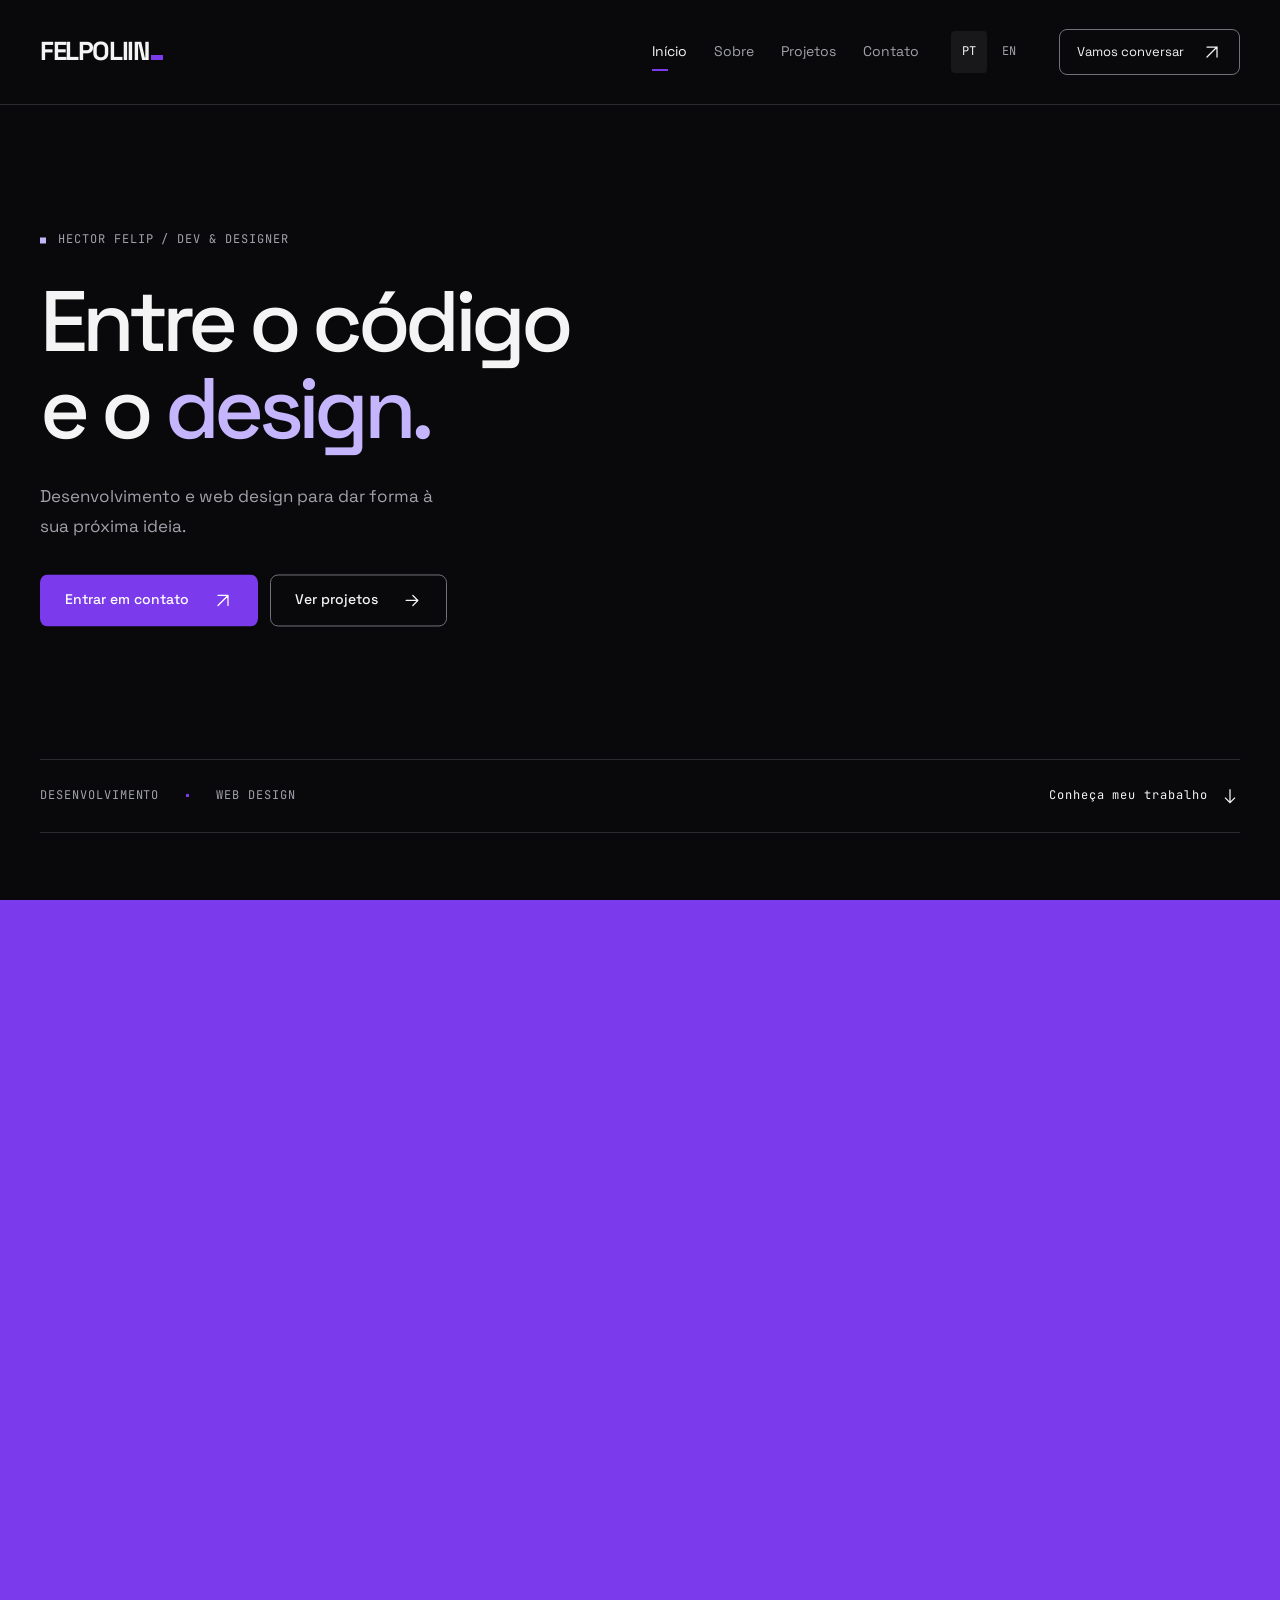
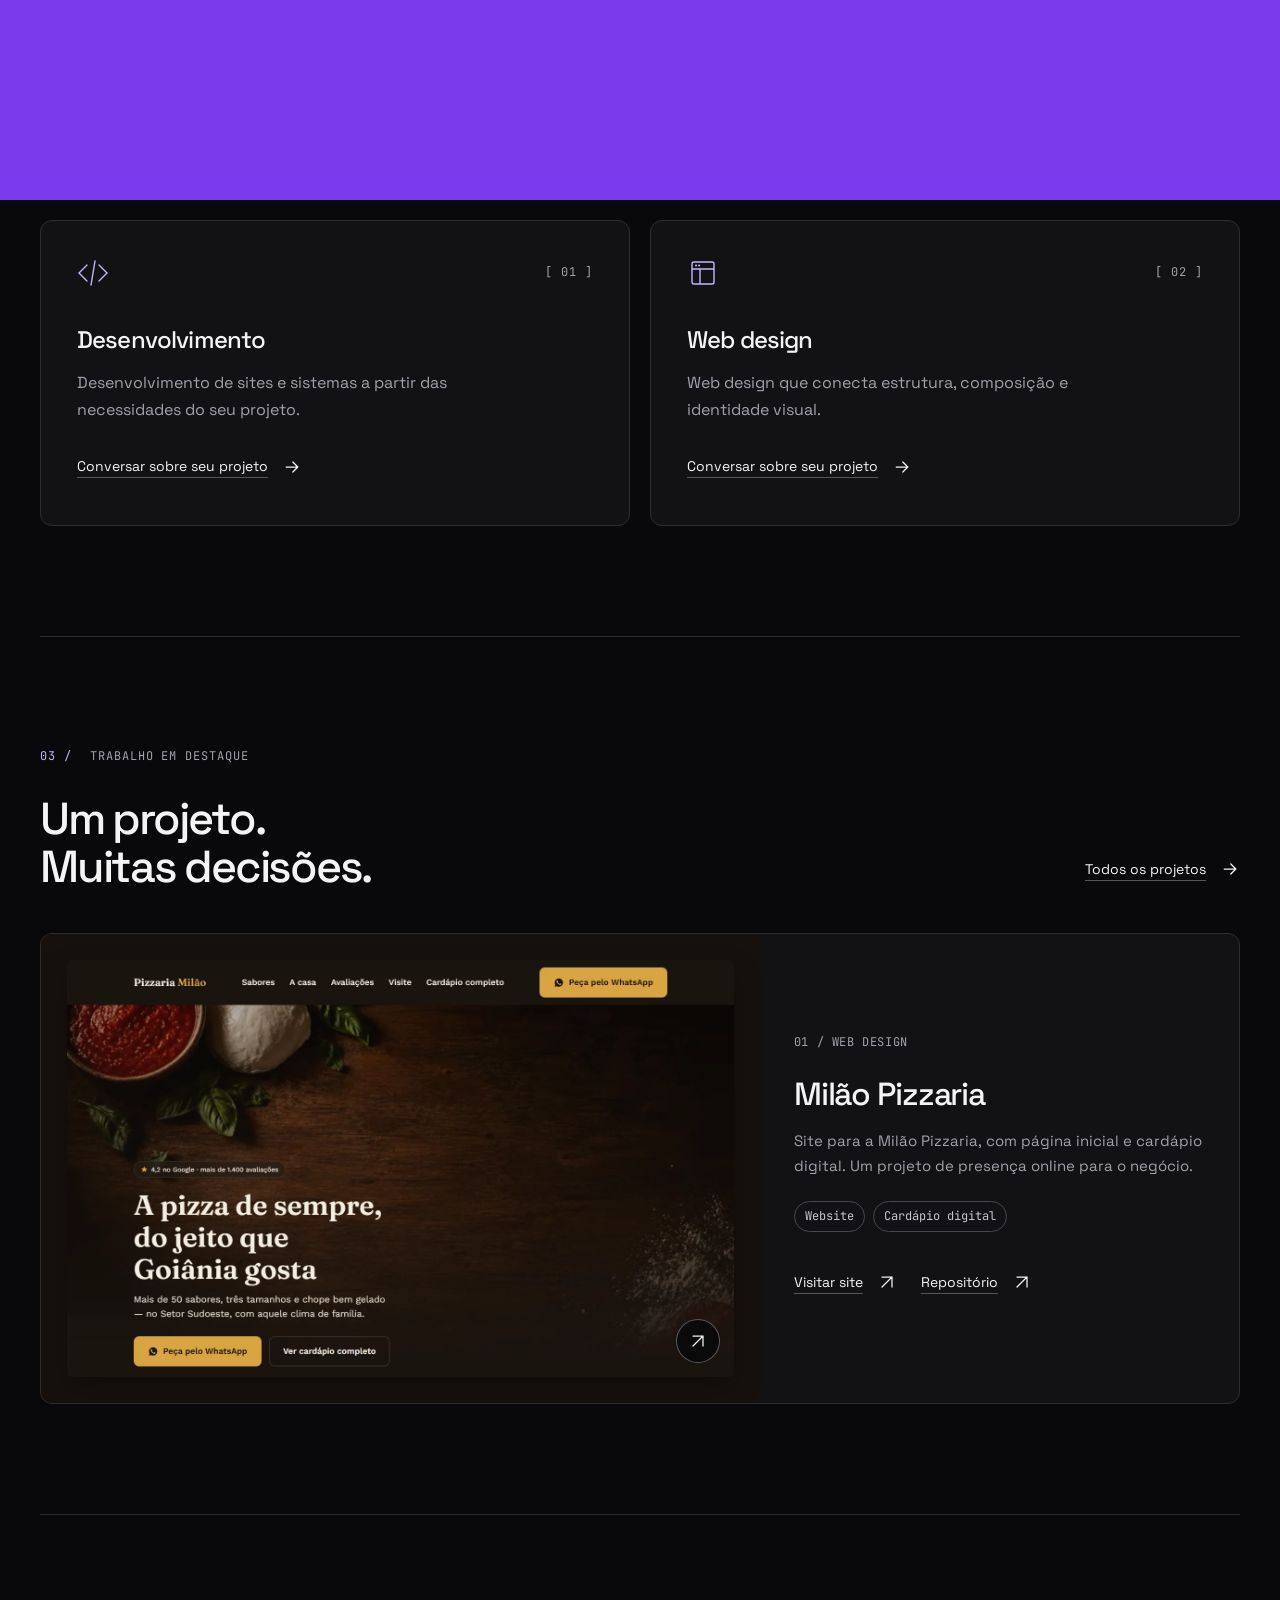
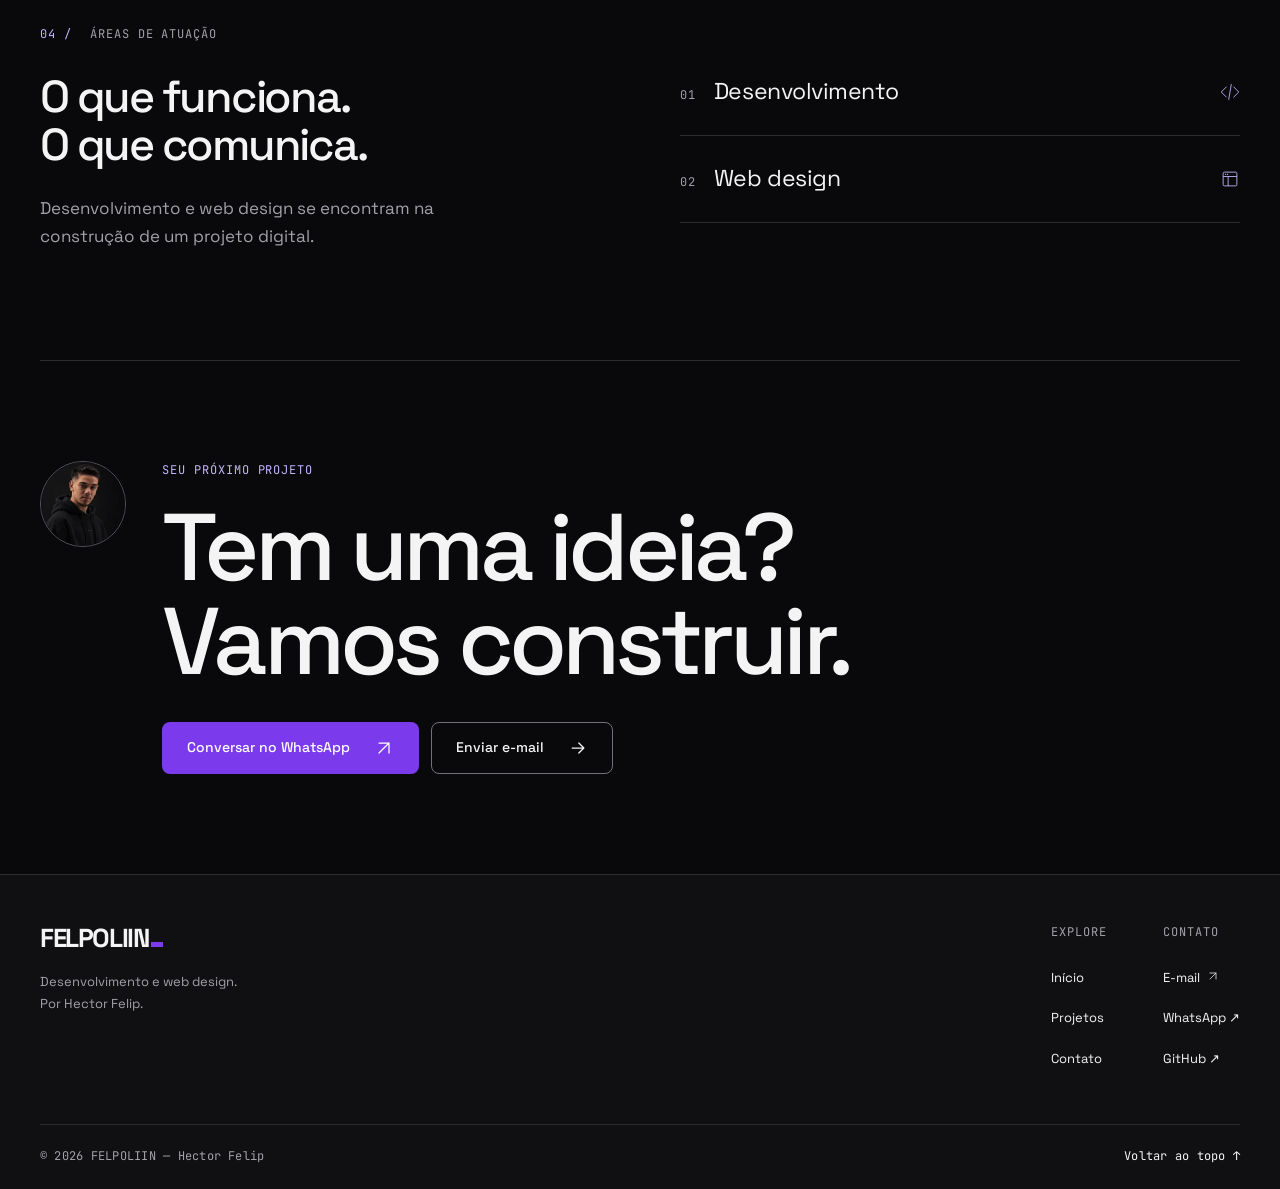
<file: index.html>
<!doctype html>
<html lang="pt-BR">
<head>
<meta charset="utf-8">
<meta name="viewport" content="width=device-width, initial-scale=1">
<meta name="color-scheme" content="dark">
<script>try{if(sessionStorage.getItem('pt')&&!matchMedia('(prefers-reduced-motion:reduce)').matches){document.documentElement.classList.add('pt-arrive');sessionStorage.removeItem('pt')}}catch(e){}</script>
<meta name="theme-color" content="#09090b">
<title>FELPOLIIN — Hector Felip · Desenvolvimento &amp; Web Design</title>
<meta name="description" content="Portfólio de Hector Felip. Desenvolvimento e web design, projetos e contato direto por e-mail e WhatsApp.">
<meta property="og:title" content="FELPOLIIN — Hector Felip · Desenvolvimento &amp; Web Design">
<meta property="og:description" content="Portfólio de Hector Felip. Desenvolvimento e web design, projetos e contato direto por e-mail e WhatsApp.">
<meta property="og:type" content="website">
<link rel="alternate" hreflang="en" href="en/index.html">
<link rel="icon" href="assets/icons/favicon.svg" type="image/svg+xml">
<link rel="preload" href="assets/fonts/space-grotesk.woff2" as="font" type="font/woff2" crossorigin>
<link rel="stylesheet" href="assets/css/tokens.css">
<link rel="stylesheet" href="assets/css/styles.css">
<link rel="stylesheet" href="assets/css/motion.css">
<script src="assets/js/main.js" defer></script>
<script src="assets/js/vendor/gsap.min.js" defer></script>
<script src="assets/js/vendor/ScrollTrigger.min.js" defer></script>
<script src="assets/js/motion.js" defer></script>
<script src="assets/js/motion2.js" defer></script>

</head>
<body>
<a class="skip" href="#main">Pular para o conteúdo</a><header class="site-header" id="top"><div class="wrap header-inner"><a href="index.html" aria-label="FELPOLIIN — Início"><span class="brand">FELPOLIIN<span class="brand-mark" aria-hidden="true"></span></span></a><button class="menu-toggle" data-menu-toggle data-open="Abrir menu" data-close="Fechar menu" aria-controls="site-navigation" aria-expanded="false" aria-label="Abrir menu" hidden><svg viewBox="0 0 24 24" fill="none" aria-hidden="true"><path d="M4 8h16M4 16h16" stroke="currentColor" stroke-width="1.5"/></svg></button><div class="nav-group" id="site-navigation" data-navigation><nav class="nav-links" aria-label="Navegação principal"><a href="index.html" aria-current="page">Início</a><a href="index.html#sobre">Sobre</a><a href="projetos.html">Projetos</a><a href="contato.html">Contato</a></nav><nav class="languages" aria-label="Idioma"><a href="index.html" lang="pt-BR" hreflang="pt-BR" aria-current="true">PT</a><a href="en/index.html" lang="en" hreflang="en">EN</a></nav><a class="header-contact" href="contato.html">Vamos conversar<svg viewBox="0 0 24 24" fill="none" aria-hidden="true"><path d="M6 18 18 6M6 6h12v12" stroke="currentColor" stroke-width="1.5" stroke-linecap="round" stroke-linejoin="round"/></svg></a></div></div></header>
<main id="main" tabindex="-1">
<section class="wrap hero" aria-labelledby="hero-title"><div class="hero-grid"><div class="hero-copy"><p class="eyebrow hero-eyebrow"><span class="tiny-square" aria-hidden="true"></span>HECTOR FELIP / DEV & DESIGNER</p><h1 id="hero-title">Entre o código<br>e o <span>design.</span></h1><p class="hero-desc">Desenvolvimento e web design para dar forma à sua próxima ideia.</p><div class="hero-actions"><a class="button button-primary" href="contato.html">Entrar em contato<svg viewBox="0 0 24 24" fill="none" aria-hidden="true"><path d="M6 18 18 6M6 6h12v12" stroke="currentColor" stroke-width="1.5" stroke-linecap="round" stroke-linejoin="round"/></svg></a><a class="button button-secondary" href="projetos.html">Ver projetos<svg viewBox="0 0 24 24" fill="none" aria-hidden="true"><path d="M5 12h14m-6-6 6 6-6 6" stroke="currentColor" stroke-width="1.5" stroke-linecap="round" stroke-linejoin="round"/></svg></a></div></div><figure class="hero-portrait"><picture><source media="(max-width:639px)" srcset="imagens-site/home-hero-mobile.webp" width="640" height="800"><img src="imagens-site/home-hero-desktop.webp" alt="Hector Felip, de moletom preto, em retrato" width="1120" height="1400" fetchpriority="high"></picture><span class="corner" aria-hidden="true"></span><span class="photo-number" aria-hidden="true">[ HF — 01 ]</span><figcaption class="portrait-label"><span>HECTOR FELIP</span><span>DESENVOLVEDOR & DESIGNER</span></figcaption></figure></div><div class="hero-foot"><div class="mono disciplines"><span>DESENVOLVIMENTO</span><i aria-hidden="true"></i><span>WEB DESIGN</span></div><a class="mono scroll-cue" href="#sobre" aria-label="Conheça meu trabalho">Conheça meu trabalho<svg viewBox="0 0 24 24" fill="none" aria-hidden="true"><path d="M12 4v16m-6-6 6 6 6-6" stroke="currentColor" stroke-width="1.5"/></svg></a></div></section>
 <section class="wrap section" id="sobre" aria-labelledby="about-title"><div class="about-grid"><div class="about-copy"><p class="section-kicker"><span class="index">01 /</span> SOBRE</p><h2 id="about-title">Duas perspectivas.<br>O mesmo cuidado.</h2><p>Sou Hector Felip. No FELPOLIIN, reúno desenvolvimento e web design para dar forma a projetos digitais.</p><p>Tem uma ideia em mente? Vamos conversar sobre o que você quer construir.</p><a class="text-link" href="contato.html">Vamos conversar<svg viewBox="0 0 24 24" fill="none" aria-hidden="true"><path d="M5 12h14m-6-6 6 6-6 6" stroke="currentColor" stroke-width="1.5" stroke-linecap="round" stroke-linejoin="round"/></svg></a></div><figure class="about-photo"><picture><source media="(max-width:639px)" srcset="imagens-site/home-sobre-mobile.webp" width="640" height="480"><img src="imagens-site/home-sobre-desktop.webp" alt="Hector Felip em uma composição de ambiente de trabalho" width="1200" height="900" loading="lazy" decoding="async"></picture><figcaption><span>HECTOR FELIP / FELPOLIIN</span><span>CÓDIGO + DESIGN</span></figcaption></figure></div></section>
 <section class="wrap section" id="servicos" aria-labelledby="services-title"><p class="section-kicker"><span class="index">02 /</span> O QUE FAÇO</p><div class="section-top"><h2 id="services-title">Da ideia à<br>experiência digital.</h2></div><div class="service-grid"><article class="service-card"><div class="service-head"><span class="service-icon"><svg viewBox="0 0 32 32" fill="none" aria-hidden="true"><path d="m10 8-8 8 8 8m12-16 8 8-8 8m-4-20-4 24" stroke="currentColor" stroke-width="1.4" stroke-linecap="round"/></svg></span><span class="mono service-number">[ 01 ]</span></div><h3>Desenvolvimento</h3><p>Desenvolvimento de sites e sistemas a partir das necessidades do seu projeto.</p><a class="text-link" href="contato.html">Conversar sobre seu projeto<svg viewBox="0 0 24 24" fill="none" aria-hidden="true"><path d="M5 12h14m-6-6 6 6-6 6" stroke="currentColor" stroke-width="1.5" stroke-linecap="round" stroke-linejoin="round"/></svg></a></article><article class="service-card"><div class="service-head"><span class="service-icon"><svg viewBox="0 0 32 32" fill="none" aria-hidden="true"><rect x="5" y="5" width="22" height="22" rx="2" stroke="currentColor" stroke-width="1.4"/><path d="M5 12h22M13 12v15" stroke="currentColor" stroke-width="1.4"/><path d="M9 8.5h.1m3 0h.1" stroke="currentColor" stroke-width="2" stroke-linecap="round"/></svg></span><span class="mono service-number">[ 02 ]</span></div><h3>Web design</h3><p>Web design que conecta estrutura, composição e identidade visual.</p><a class="text-link" href="contato.html">Conversar sobre seu projeto<svg viewBox="0 0 24 24" fill="none" aria-hidden="true"><path d="M5 12h14m-6-6 6 6-6 6" stroke="currentColor" stroke-width="1.5" stroke-linecap="round" stroke-linejoin="round"/></svg></a></article></div></section>
 <section class="wrap section" id="projetos" aria-labelledby="selected-title"><p class="section-kicker"><span class="index">03 /</span> TRABALHO EM DESTAQUE</p><div class="section-top"><h2 id="selected-title">Um projeto.<br>Muitas decisões.</h2><a class="text-link" href="projetos.html">Todos os projetos<svg viewBox="0 0 24 24" fill="none" aria-hidden="true"><path d="M5 12h14m-6-6 6 6-6 6" stroke="currentColor" stroke-width="1.5" stroke-linecap="round" stroke-linejoin="round"/></svg></a></div><article class="project-feature" data-category="web-design">
 <a class="project-visual" href="https://milao-kappa.vercel.app/" target="_blank" rel="noopener noreferrer" aria-label="Visitar site — Milão Pizzaria"><picture><source media="(max-width:639px)" srcset="imagens-site/milao-home-mobile.webp" width="390" height="720"><img src="imagens-site/milao-home-desktop.webp" alt="Página inicial do site Milão Pizzaria" width="1440" height="900" loading="lazy" decoding="async"></picture><span class="project-open"><svg viewBox="0 0 24 24" fill="none" aria-hidden="true"><path d="M6 18 18 6M6 6h12v12" stroke="currentColor" stroke-width="1.5" stroke-linecap="round" stroke-linejoin="round"/></svg></span></a>
 <div class="project-body"><span class="project-overline">01 / WEB DESIGN</span><h3>Milão Pizzaria</h3><p>Site para a Milão Pizzaria, com página inicial e cardápio digital. Um projeto de presença online para o negócio.</p><div class="pills"><span class="pill">Website</span><span class="pill">Cardápio digital</span></div><div class="project-links"><a class="text-link" href="https://milao-kappa.vercel.app/" target="_blank" rel="noopener noreferrer">Visitar site<svg viewBox="0 0 24 24" fill="none" aria-hidden="true"><path d="M6 18 18 6M6 6h12v12" stroke="currentColor" stroke-width="1.5" stroke-linecap="round" stroke-linejoin="round"/></svg></a><a class="text-link" href="https://github.com/hectorfelip/hectorfelip.github.io" target="_blank" rel="noopener noreferrer">Repositório<svg viewBox="0 0 24 24" fill="none" aria-hidden="true"><path d="M6 18 18 6M6 6h12v12" stroke="currentColor" stroke-width="1.5" stroke-linecap="round" stroke-linejoin="round"/></svg></a></div></div></article></section>
 <section class="wrap section" aria-labelledby="skills-title"><p class="section-kicker"><span class="index">04 /</span> ÁREAS DE ATUAÇÃO</p><div class="skills-layout"><div><h2 id="skills-title">O que funciona.<br>O que comunica.</h2><p>Desenvolvimento e web design se encontram na construção de um projeto digital.</p></div><div><div class="skill-row"><div><span class="index">01</span><strong>Desenvolvimento</strong></div><svg viewBox="0 0 32 32" fill="none" aria-hidden="true"><path d="m10 8-8 8 8 8m12-16 8 8-8 8m-4-20-4 24" stroke="currentColor" stroke-width="1.4" stroke-linecap="round"/></svg></div><div class="skill-row"><div><span class="index">02</span><strong>Web design</strong></div><svg viewBox="0 0 32 32" fill="none" aria-hidden="true"><rect x="5" y="5" width="22" height="22" rx="2" stroke="currentColor" stroke-width="1.4"/><path d="M5 12h22M13 12v15" stroke="currentColor" stroke-width="1.4"/><path d="M9 8.5h.1m3 0h.1" stroke="currentColor" stroke-width="2" stroke-linecap="round"/></svg></div></div></div></section><section class="wrap contact-banner" aria-labelledby="cta-title"><img src="imagens-site/hector-avatar-contato.webp" alt="" width="256" height="320" loading="lazy" decoding="async" class="avatar"><div><p class="eyebrow">SEU PRÓXIMO PROJETO</p><h2 id="cta-title">Tem uma ideia?<br>Vamos construir.</h2><div class="contact-actions"><a class="button button-primary" href="https://wa.me/5562999520746" target="_blank" rel="noopener noreferrer">Conversar no WhatsApp<svg viewBox="0 0 24 24" fill="none" aria-hidden="true"><path d="M6 18 18 6M6 6h12v12" stroke="currentColor" stroke-width="1.5" stroke-linecap="round" stroke-linejoin="round"/></svg></a><a class="button button-secondary" href="mailto:felpollin.dev@gmail.com">Enviar e-mail<svg viewBox="0 0 24 24" fill="none" aria-hidden="true"><path d="M5 12h14m-6-6 6 6-6 6" stroke="currentColor" stroke-width="1.5" stroke-linecap="round" stroke-linejoin="round"/></svg></a></div></div></section>
</main>
<footer class="site-footer"><div class="wrap footer-main"><div class="footer-brand"><a href="index.html" aria-label="FELPOLIIN — Início"><span class="brand">FELPOLIIN<span class="brand-mark" aria-hidden="true"></span></span></a><p>Desenvolvimento e web design.<br>Por Hector Felip.</p></div><div class="footer-nav"><nav class="footer-nav-group" aria-label="EXPLORE"><span class="eyebrow">EXPLORE</span><a href="index.html">Início</a><a href="projetos.html">Projetos</a><a href="contato.html">Contato</a></nav><div class="footer-nav-group"><span class="eyebrow">CONTATO</span><a href="mailto:felpollin.dev@gmail.com">E-mail <svg style="display:inline-block;width:12px;height:12px;margin-left:4px" viewBox="0 0 24 24" fill="none" aria-hidden="true"><path d="M6 18 18 6M6 6h12v12" stroke="currentColor" stroke-width="1.5" stroke-linecap="round" stroke-linejoin="round"/></svg></a><a href="https://wa.me/5562999520746" target="_blank" rel="noopener noreferrer">WhatsApp ↗</a><a href="https://github.com/hectorfelip" target="_blank" rel="noopener noreferrer">GitHub ↗</a></div></div></div><div class="wrap footer-bottom"><span>© 2026 FELPOLIIN — Hector Felip</span><a href="#top">Voltar ao topo ↑</a></div></footer>
</body>
</html>
</file>
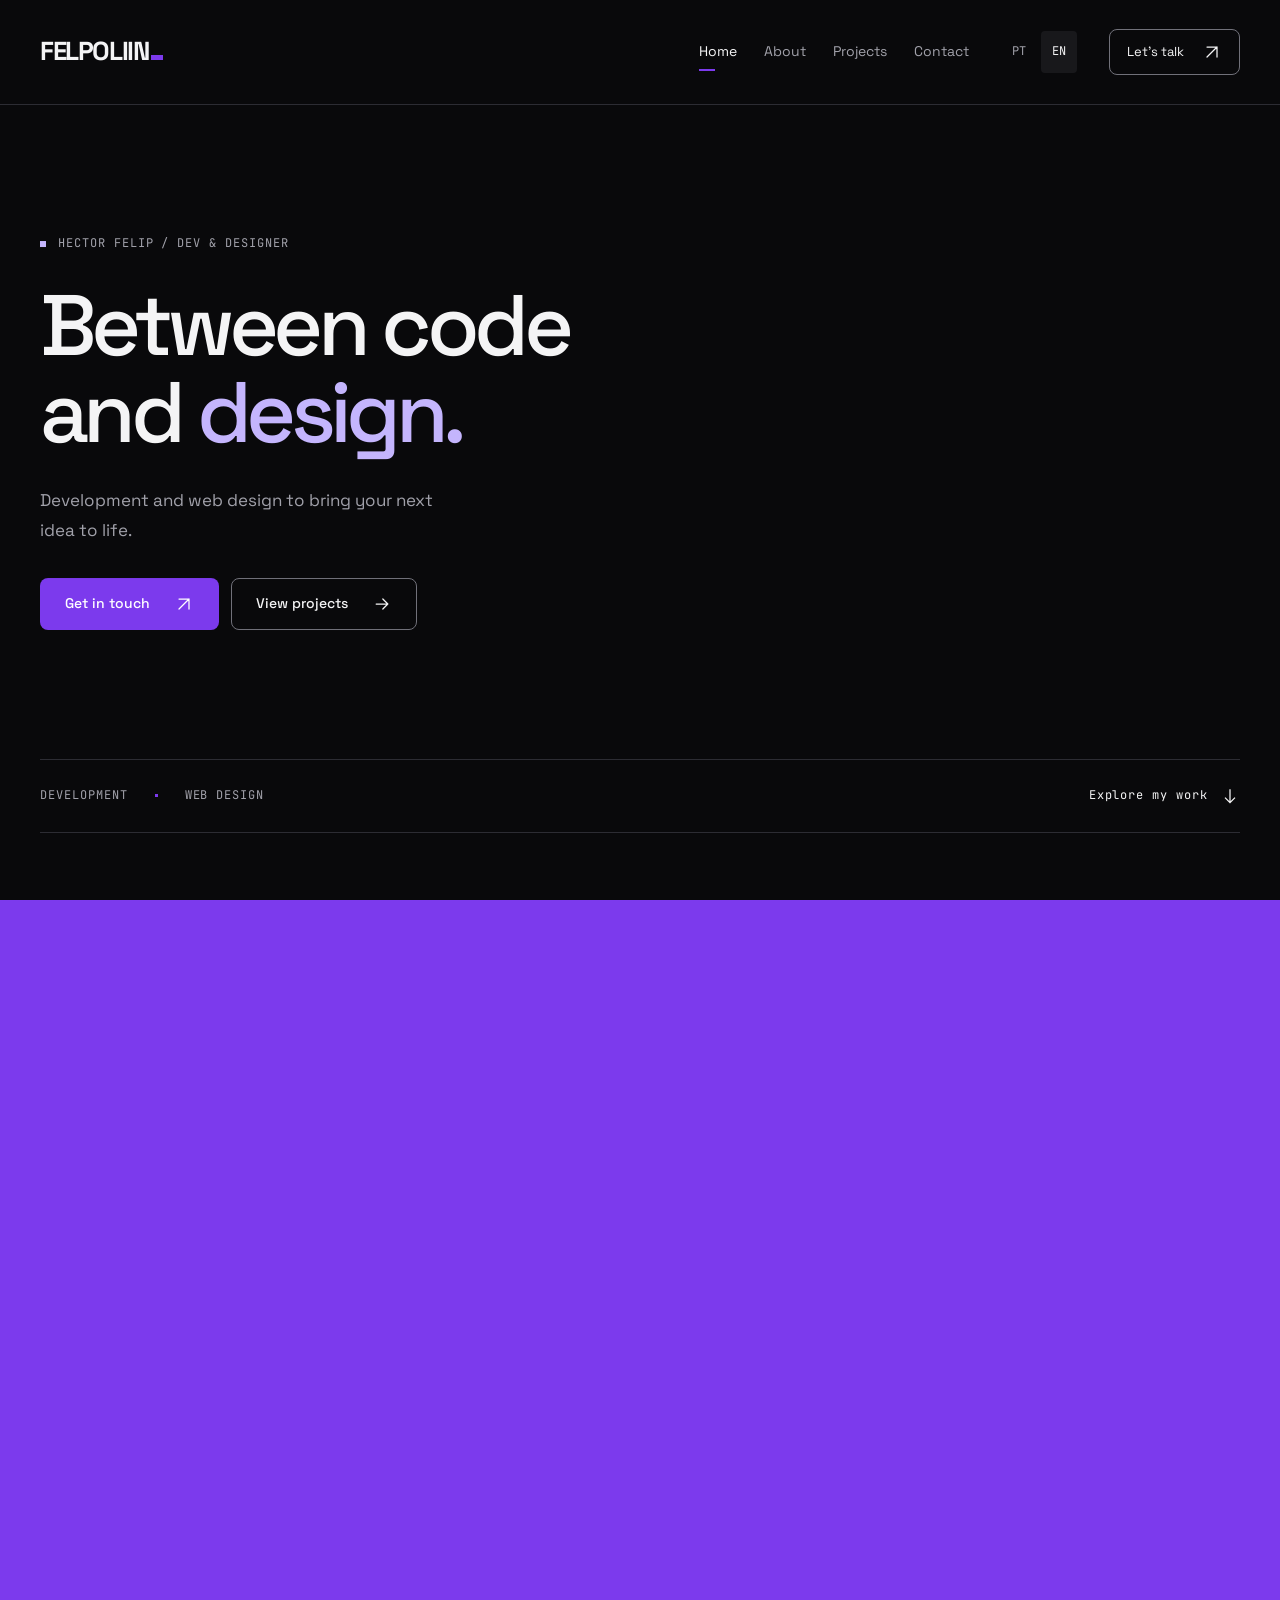
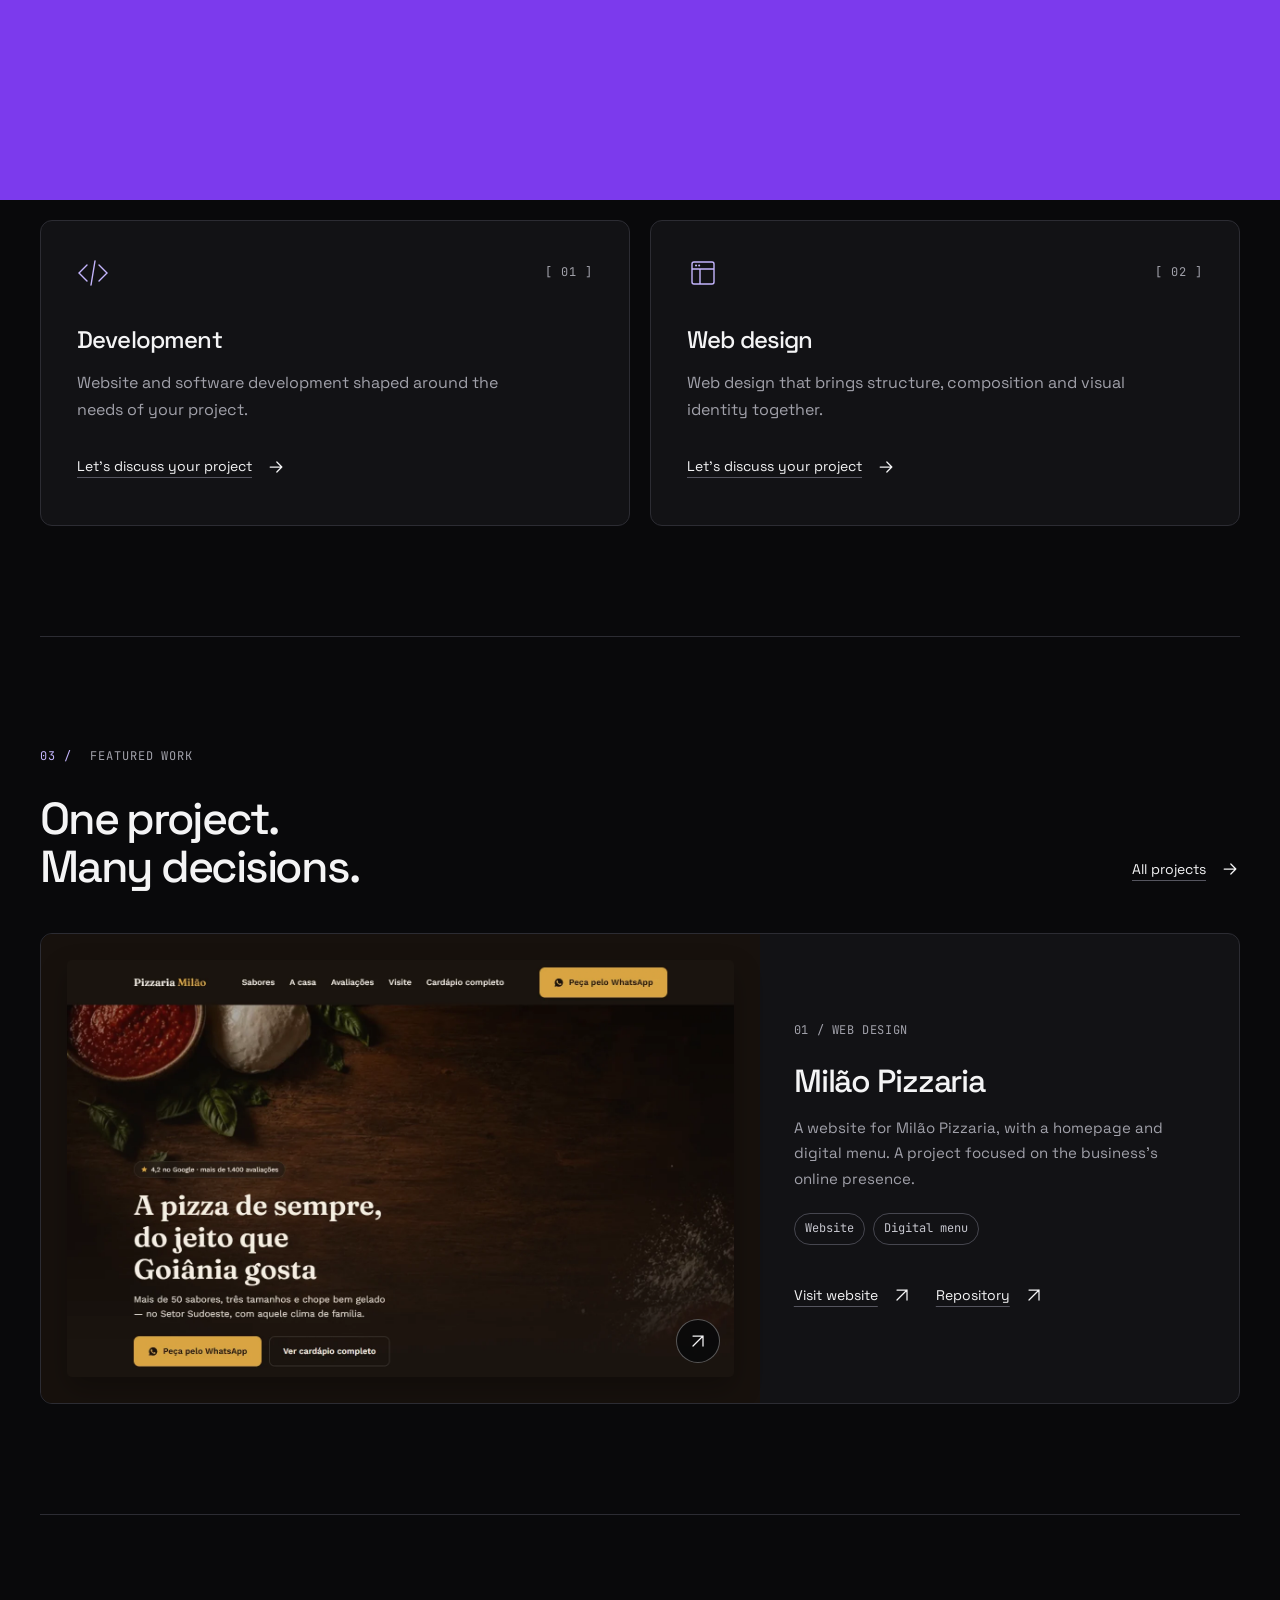
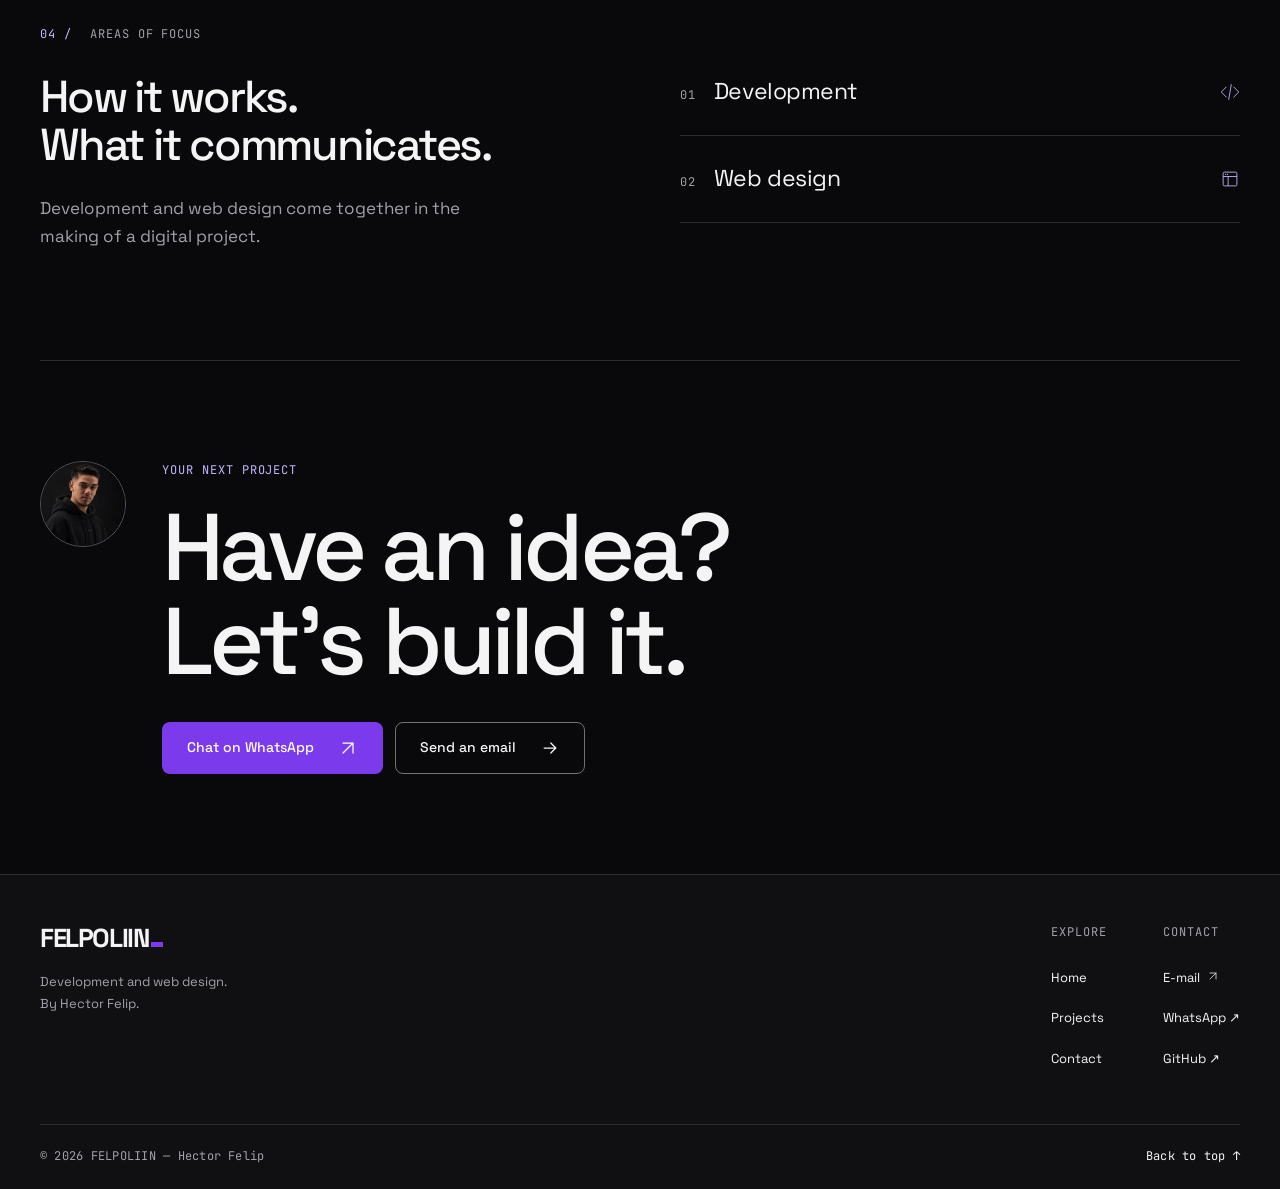
<file: en/index.html>
<!doctype html>
<html lang="en">
<head>
<meta charset="utf-8">
<meta name="viewport" content="width=device-width, initial-scale=1">
<meta name="color-scheme" content="dark">
<script>try{if(sessionStorage.getItem('pt')&&!matchMedia('(prefers-reduced-motion:reduce)').matches){document.documentElement.classList.add('pt-arrive');sessionStorage.removeItem('pt')}}catch(e){}</script>
<meta name="theme-color" content="#09090b">
<title>FELPOLIIN — Hector Felip · Development &amp; Web Design</title>
<meta name="description" content="Hector Felip's portfolio. Development and web design, projects, and direct contact by email and WhatsApp.">
<meta property="og:title" content="FELPOLIIN — Hector Felip · Development &amp; Web Design">
<meta property="og:description" content="Hector Felip's portfolio. Development and web design, projects, and direct contact by email and WhatsApp.">
<meta property="og:type" content="website">
<link rel="alternate" hreflang="pt-BR" href="../index.html">
<link rel="icon" href="../assets/icons/favicon.svg" type="image/svg+xml">
<link rel="preload" href="../assets/fonts/space-grotesk.woff2" as="font" type="font/woff2" crossorigin>
<link rel="stylesheet" href="../assets/css/tokens.css">
<link rel="stylesheet" href="../assets/css/styles.css">
<link rel="stylesheet" href="../assets/css/motion.css">
<script src="../assets/js/main.js" defer></script>
<script src="../assets/js/vendor/gsap.min.js" defer></script>
<script src="../assets/js/vendor/ScrollTrigger.min.js" defer></script>
<script src="../assets/js/motion.js" defer></script>
<script src="../assets/js/motion2.js" defer></script>

</head>
<body>
<a class="skip" href="#main">Skip to content</a><header class="site-header" id="top"><div class="wrap header-inner"><a href="index.html" aria-label="FELPOLIIN — Home"><span class="brand">FELPOLIIN<span class="brand-mark" aria-hidden="true"></span></span></a><button class="menu-toggle" data-menu-toggle data-open="Open menu" data-close="Close menu" aria-controls="site-navigation" aria-expanded="false" aria-label="Open menu" hidden><svg viewBox="0 0 24 24" fill="none" aria-hidden="true"><path d="M4 8h16M4 16h16" stroke="currentColor" stroke-width="1.5"/></svg></button><div class="nav-group" id="site-navigation" data-navigation><nav class="nav-links" aria-label="Main navigation"><a href="index.html" aria-current="page">Home</a><a href="index.html#sobre">About</a><a href="projects.html">Projects</a><a href="contact.html">Contact</a></nav><nav class="languages" aria-label="Language"><a href="../index.html" lang="pt-BR" hreflang="pt-BR">PT</a><a href="index.html" lang="en" hreflang="en" aria-current="true">EN</a></nav><a class="header-contact" href="contact.html">Let's talk<svg viewBox="0 0 24 24" fill="none" aria-hidden="true"><path d="M6 18 18 6M6 6h12v12" stroke="currentColor" stroke-width="1.5" stroke-linecap="round" stroke-linejoin="round"/></svg></a></div></div></header>
<main id="main" tabindex="-1">
<section class="wrap hero" aria-labelledby="hero-title"><div class="hero-grid"><div class="hero-copy"><p class="eyebrow hero-eyebrow"><span class="tiny-square" aria-hidden="true"></span>HECTOR FELIP / DEV & DESIGNER</p><h1 id="hero-title">Between code<br>and <span>design.</span></h1><p class="hero-desc">Development and web design to bring your next idea to life.</p><div class="hero-actions"><a class="button button-primary" href="contact.html">Get in touch<svg viewBox="0 0 24 24" fill="none" aria-hidden="true"><path d="M6 18 18 6M6 6h12v12" stroke="currentColor" stroke-width="1.5" stroke-linecap="round" stroke-linejoin="round"/></svg></a><a class="button button-secondary" href="projects.html">View projects<svg viewBox="0 0 24 24" fill="none" aria-hidden="true"><path d="M5 12h14m-6-6 6 6-6 6" stroke="currentColor" stroke-width="1.5" stroke-linecap="round" stroke-linejoin="round"/></svg></a></div></div><figure class="hero-portrait"><picture><source media="(max-width:639px)" srcset="../imagens-site/home-hero-mobile.webp" width="640" height="800"><img src="../imagens-site/home-hero-desktop.webp" alt="Portrait of Hector Felip wearing a black hoodie" width="1120" height="1400" fetchpriority="high"></picture><span class="corner" aria-hidden="true"></span><span class="photo-number" aria-hidden="true">[ HF — 01 ]</span><figcaption class="portrait-label"><span>HECTOR FELIP</span><span>DEVELOPER & DESIGNER</span></figcaption></figure></div><div class="hero-foot"><div class="mono disciplines"><span>DEVELOPMENT</span><i aria-hidden="true"></i><span>WEB DESIGN</span></div><a class="mono scroll-cue" href="#sobre" aria-label="Explore my work">Explore my work<svg viewBox="0 0 24 24" fill="none" aria-hidden="true"><path d="M12 4v16m-6-6 6 6 6-6" stroke="currentColor" stroke-width="1.5"/></svg></a></div></section>
 <section class="wrap section" id="sobre" aria-labelledby="about-title"><div class="about-grid"><div class="about-copy"><p class="section-kicker"><span class="index">01 /</span> ABOUT</p><h2 id="about-title">Two perspectives.<br>The same care.</h2><p>I'm Hector Felip. Through FELPOLIIN, I bring development and web design together to shape digital projects.</p><p>Have an idea in mind? Let's talk about what you want to build.</p><a class="text-link" href="contact.html">Let's talk<svg viewBox="0 0 24 24" fill="none" aria-hidden="true"><path d="M5 12h14m-6-6 6 6-6 6" stroke="currentColor" stroke-width="1.5" stroke-linecap="round" stroke-linejoin="round"/></svg></a></div><figure class="about-photo"><picture><source media="(max-width:639px)" srcset="../imagens-site/home-sobre-mobile.webp" width="640" height="480"><img src="../imagens-site/home-sobre-desktop.webp" alt="Hector Felip in an editorial workspace composition" width="1200" height="900" loading="lazy" decoding="async"></picture><figcaption><span>HECTOR FELIP / FELPOLIIN</span><span>CODE + DESIGN</span></figcaption></figure></div></section>
 <section class="wrap section" id="servicos" aria-labelledby="services-title"><p class="section-kicker"><span class="index">02 /</span> WHAT I DO</p><div class="section-top"><h2 id="services-title">From an idea to<br>a digital experience.</h2></div><div class="service-grid"><article class="service-card"><div class="service-head"><span class="service-icon"><svg viewBox="0 0 32 32" fill="none" aria-hidden="true"><path d="m10 8-8 8 8 8m12-16 8 8-8 8m-4-20-4 24" stroke="currentColor" stroke-width="1.4" stroke-linecap="round"/></svg></span><span class="mono service-number">[ 01 ]</span></div><h3>Development</h3><p>Website and software development shaped around the needs of your project.</p><a class="text-link" href="contact.html">Let's discuss your project<svg viewBox="0 0 24 24" fill="none" aria-hidden="true"><path d="M5 12h14m-6-6 6 6-6 6" stroke="currentColor" stroke-width="1.5" stroke-linecap="round" stroke-linejoin="round"/></svg></a></article><article class="service-card"><div class="service-head"><span class="service-icon"><svg viewBox="0 0 32 32" fill="none" aria-hidden="true"><rect x="5" y="5" width="22" height="22" rx="2" stroke="currentColor" stroke-width="1.4"/><path d="M5 12h22M13 12v15" stroke="currentColor" stroke-width="1.4"/><path d="M9 8.5h.1m3 0h.1" stroke="currentColor" stroke-width="2" stroke-linecap="round"/></svg></span><span class="mono service-number">[ 02 ]</span></div><h3>Web design</h3><p>Web design that brings structure, composition and visual identity together.</p><a class="text-link" href="contact.html">Let's discuss your project<svg viewBox="0 0 24 24" fill="none" aria-hidden="true"><path d="M5 12h14m-6-6 6 6-6 6" stroke="currentColor" stroke-width="1.5" stroke-linecap="round" stroke-linejoin="round"/></svg></a></article></div></section>
 <section class="wrap section" id="projetos" aria-labelledby="selected-title"><p class="section-kicker"><span class="index">03 /</span> FEATURED WORK</p><div class="section-top"><h2 id="selected-title">One project.<br>Many decisions.</h2><a class="text-link" href="projects.html">All projects<svg viewBox="0 0 24 24" fill="none" aria-hidden="true"><path d="M5 12h14m-6-6 6 6-6 6" stroke="currentColor" stroke-width="1.5" stroke-linecap="round" stroke-linejoin="round"/></svg></a></div><article class="project-feature" data-category="web-design">
 <a class="project-visual" href="https://milao-kappa.vercel.app/" target="_blank" rel="noopener noreferrer" aria-label="Visit website — Milão Pizzaria"><picture><source media="(max-width:639px)" srcset="../imagens-site/milao-home-mobile.webp" width="390" height="720"><img src="../imagens-site/milao-home-desktop.webp" alt="Milão Pizzaria website homepage" width="1440" height="900" loading="lazy" decoding="async"></picture><span class="project-open"><svg viewBox="0 0 24 24" fill="none" aria-hidden="true"><path d="M6 18 18 6M6 6h12v12" stroke="currentColor" stroke-width="1.5" stroke-linecap="round" stroke-linejoin="round"/></svg></span></a>
 <div class="project-body"><span class="project-overline">01 / WEB DESIGN</span><h3>Milão Pizzaria</h3><p>A website for Milão Pizzaria, with a homepage and digital menu. A project focused on the business's online presence.</p><div class="pills"><span class="pill">Website</span><span class="pill">Digital menu</span></div><div class="project-links"><a class="text-link" href="https://milao-kappa.vercel.app/" target="_blank" rel="noopener noreferrer">Visit website<svg viewBox="0 0 24 24" fill="none" aria-hidden="true"><path d="M6 18 18 6M6 6h12v12" stroke="currentColor" stroke-width="1.5" stroke-linecap="round" stroke-linejoin="round"/></svg></a><a class="text-link" href="https://github.com/hectorfelip/hectorfelip.github.io" target="_blank" rel="noopener noreferrer">Repository<svg viewBox="0 0 24 24" fill="none" aria-hidden="true"><path d="M6 18 18 6M6 6h12v12" stroke="currentColor" stroke-width="1.5" stroke-linecap="round" stroke-linejoin="round"/></svg></a></div></div></article></section>
 <section class="wrap section" aria-labelledby="skills-title"><p class="section-kicker"><span class="index">04 /</span> AREAS OF FOCUS</p><div class="skills-layout"><div><h2 id="skills-title">How it works.<br>What it communicates.</h2><p>Development and web design come together in the making of a digital project.</p></div><div><div class="skill-row"><div><span class="index">01</span><strong>Development</strong></div><svg viewBox="0 0 32 32" fill="none" aria-hidden="true"><path d="m10 8-8 8 8 8m12-16 8 8-8 8m-4-20-4 24" stroke="currentColor" stroke-width="1.4" stroke-linecap="round"/></svg></div><div class="skill-row"><div><span class="index">02</span><strong>Web design</strong></div><svg viewBox="0 0 32 32" fill="none" aria-hidden="true"><rect x="5" y="5" width="22" height="22" rx="2" stroke="currentColor" stroke-width="1.4"/><path d="M5 12h22M13 12v15" stroke="currentColor" stroke-width="1.4"/><path d="M9 8.5h.1m3 0h.1" stroke="currentColor" stroke-width="2" stroke-linecap="round"/></svg></div></div></div></section><section class="wrap contact-banner" aria-labelledby="cta-title"><img src="../imagens-site/hector-avatar-contato.webp" alt="" width="256" height="320" loading="lazy" decoding="async" class="avatar"><div><p class="eyebrow">YOUR NEXT PROJECT</p><h2 id="cta-title">Have an idea?<br>Let's build it.</h2><div class="contact-actions"><a class="button button-primary" href="https://wa.me/5562999520746" target="_blank" rel="noopener noreferrer">Chat on WhatsApp<svg viewBox="0 0 24 24" fill="none" aria-hidden="true"><path d="M6 18 18 6M6 6h12v12" stroke="currentColor" stroke-width="1.5" stroke-linecap="round" stroke-linejoin="round"/></svg></a><a class="button button-secondary" href="mailto:felpollin.dev@gmail.com">Send an email<svg viewBox="0 0 24 24" fill="none" aria-hidden="true"><path d="M5 12h14m-6-6 6 6-6 6" stroke="currentColor" stroke-width="1.5" stroke-linecap="round" stroke-linejoin="round"/></svg></a></div></div></section>
</main>
<footer class="site-footer"><div class="wrap footer-main"><div class="footer-brand"><a href="index.html" aria-label="FELPOLIIN — Home"><span class="brand">FELPOLIIN<span class="brand-mark" aria-hidden="true"></span></span></a><p>Development and web design.<br>By Hector Felip.</p></div><div class="footer-nav"><nav class="footer-nav-group" aria-label="EXPLORE"><span class="eyebrow">EXPLORE</span><a href="index.html">Home</a><a href="projects.html">Projects</a><a href="contact.html">Contact</a></nav><div class="footer-nav-group"><span class="eyebrow">CONTACT</span><a href="mailto:felpollin.dev@gmail.com">E-mail <svg style="display:inline-block;width:12px;height:12px;margin-left:4px" viewBox="0 0 24 24" fill="none" aria-hidden="true"><path d="M6 18 18 6M6 6h12v12" stroke="currentColor" stroke-width="1.5" stroke-linecap="round" stroke-linejoin="round"/></svg></a><a href="https://wa.me/5562999520746" target="_blank" rel="noopener noreferrer">WhatsApp ↗</a><a href="https://github.com/hectorfelip" target="_blank" rel="noopener noreferrer">GitHub ↗</a></div></div></div><div class="wrap footer-bottom"><span>© 2026 FELPOLIIN — Hector Felip</span><a href="#top">Back to top ↑</a></div></footer>
</body>
</html>
</file>
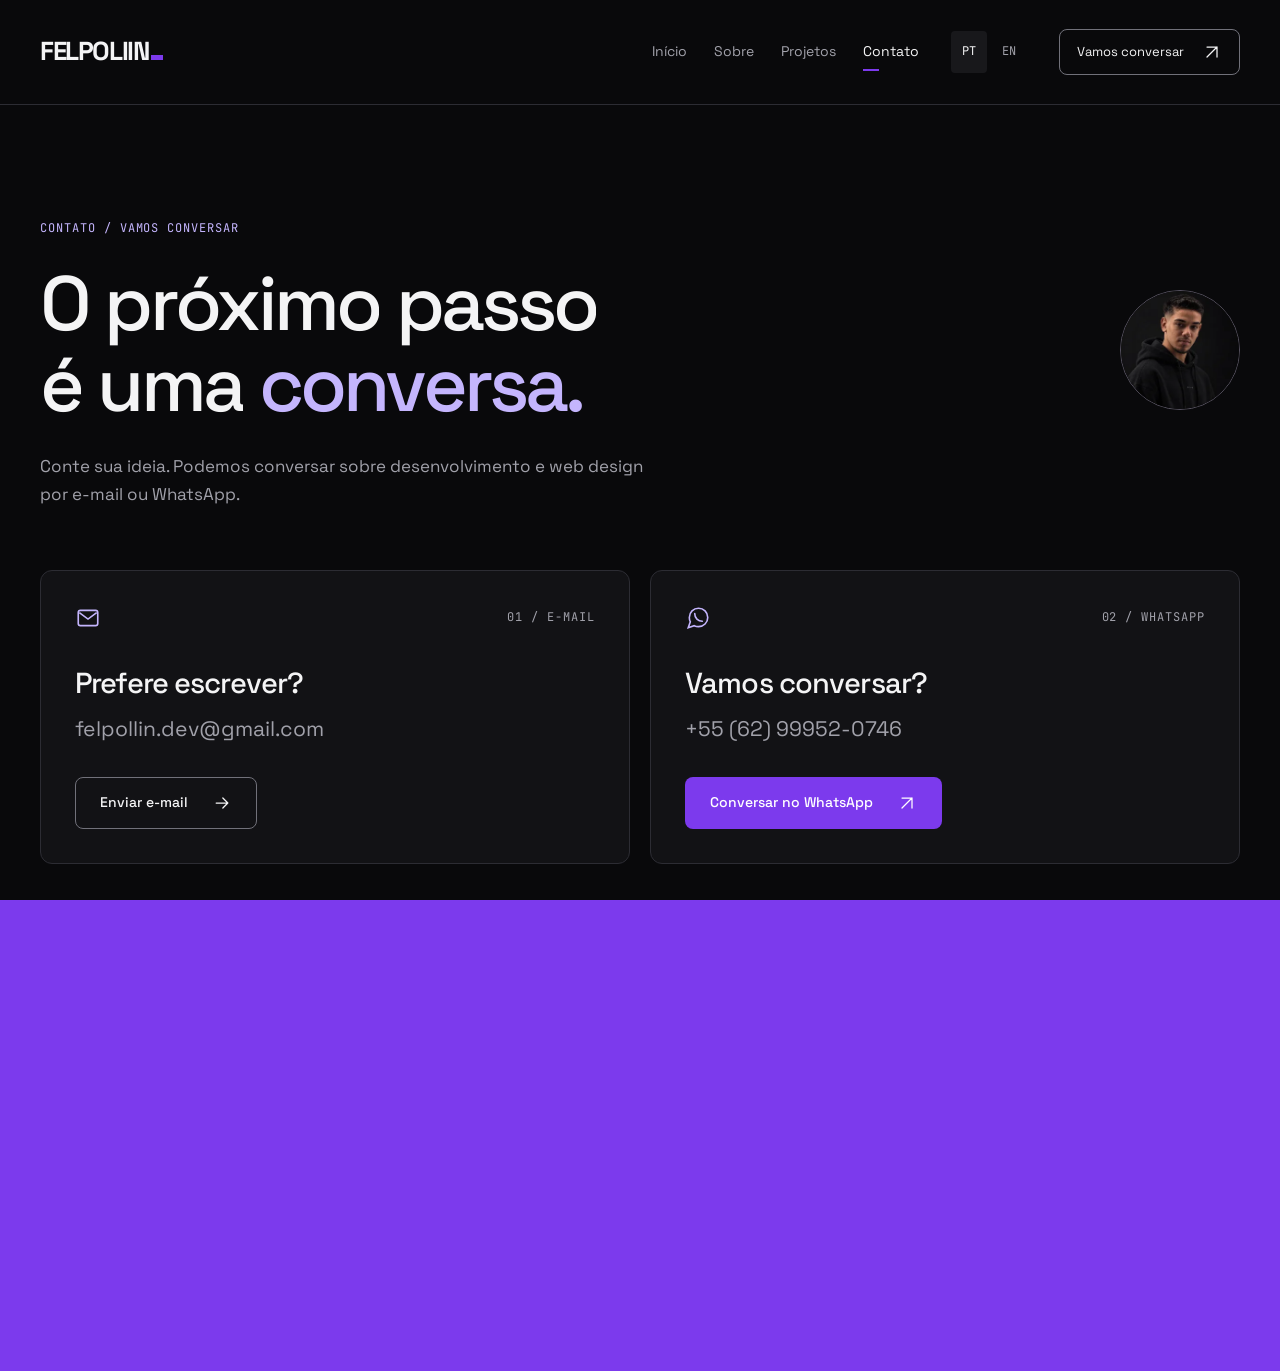
<file: contato.html>
<!doctype html>
<html lang="pt-BR">
<head>
<meta charset="utf-8">
<meta name="viewport" content="width=device-width, initial-scale=1">
<meta name="color-scheme" content="dark">
<script>try{if(sessionStorage.getItem('pt')&&!matchMedia('(prefers-reduced-motion:reduce)').matches){document.documentElement.classList.add('pt-arrive');sessionStorage.removeItem('pt')}}catch(e){}</script>
<meta name="theme-color" content="#09090b">
<title>Contato — FELPOLIIN</title>
<meta name="description" content="Portfólio de Hector Felip. Desenvolvimento e web design, projetos e contato direto por e-mail e WhatsApp.">
<meta property="og:title" content="Contato — FELPOLIIN">
<meta property="og:description" content="Portfólio de Hector Felip. Desenvolvimento e web design, projetos e contato direto por e-mail e WhatsApp.">
<meta property="og:type" content="website">
<link rel="alternate" hreflang="en" href="en/contact.html">
<link rel="icon" href="assets/icons/favicon.svg" type="image/svg+xml">
<link rel="preload" href="assets/fonts/space-grotesk.woff2" as="font" type="font/woff2" crossorigin>
<link rel="stylesheet" href="assets/css/tokens.css">
<link rel="stylesheet" href="assets/css/styles.css">
<link rel="stylesheet" href="assets/css/motion.css">
<script src="assets/js/main.js" defer></script>
<script src="assets/js/vendor/gsap.min.js" defer></script>
<script src="assets/js/vendor/ScrollTrigger.min.js" defer></script>
<script src="assets/js/motion.js" defer></script>
<script src="assets/js/motion2.js" defer></script>

</head>
<body>
<a class="skip" href="#main">Pular para o conteúdo</a><header class="site-header" id="top"><div class="wrap header-inner"><a href="index.html" aria-label="FELPOLIIN — Início"><span class="brand">FELPOLIIN<span class="brand-mark" aria-hidden="true"></span></span></a><button class="menu-toggle" data-menu-toggle data-open="Abrir menu" data-close="Fechar menu" aria-controls="site-navigation" aria-expanded="false" aria-label="Abrir menu" hidden><svg viewBox="0 0 24 24" fill="none" aria-hidden="true"><path d="M4 8h16M4 16h16" stroke="currentColor" stroke-width="1.5"/></svg></button><div class="nav-group" id="site-navigation" data-navigation><nav class="nav-links" aria-label="Navegação principal"><a href="index.html">Início</a><a href="index.html#sobre">Sobre</a><a href="projetos.html">Projetos</a><a href="contato.html" aria-current="page">Contato</a></nav><nav class="languages" aria-label="Idioma"><a href="contato.html" lang="pt-BR" hreflang="pt-BR" aria-current="true">PT</a><a href="en/contact.html" lang="en" hreflang="en">EN</a></nav><a class="header-contact" href="contato.html">Vamos conversar<svg viewBox="0 0 24 24" fill="none" aria-hidden="true"><path d="M6 18 18 6M6 6h12v12" stroke="currentColor" stroke-width="1.5" stroke-linecap="round" stroke-linejoin="round"/></svg></a></div></div></header>
<main id="main" tabindex="-1">
<div class="wrap contact-page"><section class="page-intro contact-intro" aria-labelledby="page-title"><div><p class="eyebrow">CONTATO / VAMOS CONVERSAR</p><h1 id="page-title">O próximo passo<br>é uma <span>conversa.</span></h1><p>Conte sua ideia. Podemos conversar sobre desenvolvimento e web design por e-mail ou WhatsApp.</p></div><img src="imagens-site/hector-avatar-contato.webp" alt="" width="256" height="320" fetchpriority="high" class="avatar"></section><div class="contact-options"><section class="contact-option" aria-labelledby="email-title"><div class="contact-option-top"><svg viewBox="0 0 24 24" fill="none" aria-hidden="true"><rect x="3" y="5" width="18" height="14" rx="2" stroke="currentColor" stroke-width="1.5"/><path d="m4 7 8 6 8-6" stroke="currentColor" stroke-width="1.5"/></svg><span class="mono">01 / E-MAIL</span></div><h2 id="email-title">Prefere escrever?</h2><a class="contact-address" href="mailto:felpollin.dev@gmail.com">felpollin.dev@gmail.com</a><br><a class="button button-secondary" href="mailto:felpollin.dev@gmail.com">Enviar e-mail<svg viewBox="0 0 24 24" fill="none" aria-hidden="true"><path d="M5 12h14m-6-6 6 6-6 6" stroke="currentColor" stroke-width="1.5" stroke-linecap="round" stroke-linejoin="round"/></svg></a></section><section class="contact-option" aria-labelledby="wa-title"><div class="contact-option-top"><svg viewBox="0 0 24 24" fill="none" aria-hidden="true"><path d="M21 11.5a8.5 8.5 0 0 1-8.5 8.5 9 9 0 0 1-4-.9L3 21l1.9-5.5a9 9 0 0 1-.9-4A8.5 8.5 0 0 1 12.5 3 8.5 8.5 0 0 1 21 11.5Z" stroke="currentColor" stroke-width="1.5"/><path d="M9 8c0 4 3 7 7 7" stroke="currentColor" stroke-width="1.5" stroke-linecap="round"/></svg><span class="mono">02 / WHATSAPP</span></div><h2 id="wa-title">Vamos conversar?</h2><a class="contact-address" href="https://wa.me/5562999520746" target="_blank" rel="noopener noreferrer">+55 (62) 99952-0746</a><br><a class="button button-primary" href="https://wa.me/5562999520746" target="_blank" rel="noopener noreferrer">Conversar no WhatsApp<svg viewBox="0 0 24 24" fill="none" aria-hidden="true"><path d="M6 18 18 6M6 6h12v12" stroke="currentColor" stroke-width="1.5" stroke-linecap="round" stroke-linejoin="round"/></svg></a></section></div><p class="contact-note"><span><svg viewBox="0 0 24 24" fill="none" aria-hidden="true"><circle cx="12" cy="12" r="9" stroke="currentColor" stroke-width="1.5"/><path d="M3 12h18M12 3c5 5 5 13 0 18-5-5-5-13 0-18Z" stroke="currentColor" stroke-width="1.5"/></svg></span>Uma ideia, uma pergunta ou um projeto. O contato começa por aqui.</p></div>
</main>
<footer class="site-footer"><div class="wrap footer-main"><div class="footer-brand"><a href="index.html" aria-label="FELPOLIIN — Início"><span class="brand">FELPOLIIN<span class="brand-mark" aria-hidden="true"></span></span></a><p>Desenvolvimento e web design.<br>Por Hector Felip.</p></div><div class="footer-nav"><nav class="footer-nav-group" aria-label="EXPLORE"><span class="eyebrow">EXPLORE</span><a href="index.html">Início</a><a href="projetos.html">Projetos</a><a href="contato.html">Contato</a></nav><div class="footer-nav-group"><span class="eyebrow">CONTATO</span><a href="mailto:felpollin.dev@gmail.com">E-mail <svg style="display:inline-block;width:12px;height:12px;margin-left:4px" viewBox="0 0 24 24" fill="none" aria-hidden="true"><path d="M6 18 18 6M6 6h12v12" stroke="currentColor" stroke-width="1.5" stroke-linecap="round" stroke-linejoin="round"/></svg></a><a href="https://wa.me/5562999520746" target="_blank" rel="noopener noreferrer">WhatsApp ↗</a><a href="https://github.com/hectorfelip" target="_blank" rel="noopener noreferrer">GitHub ↗</a></div></div></div><div class="wrap footer-bottom"><span>© 2026 FELPOLIIN — Hector Felip</span><a href="#top">Voltar ao topo ↑</a></div></footer>
</body>
</html>
</file>
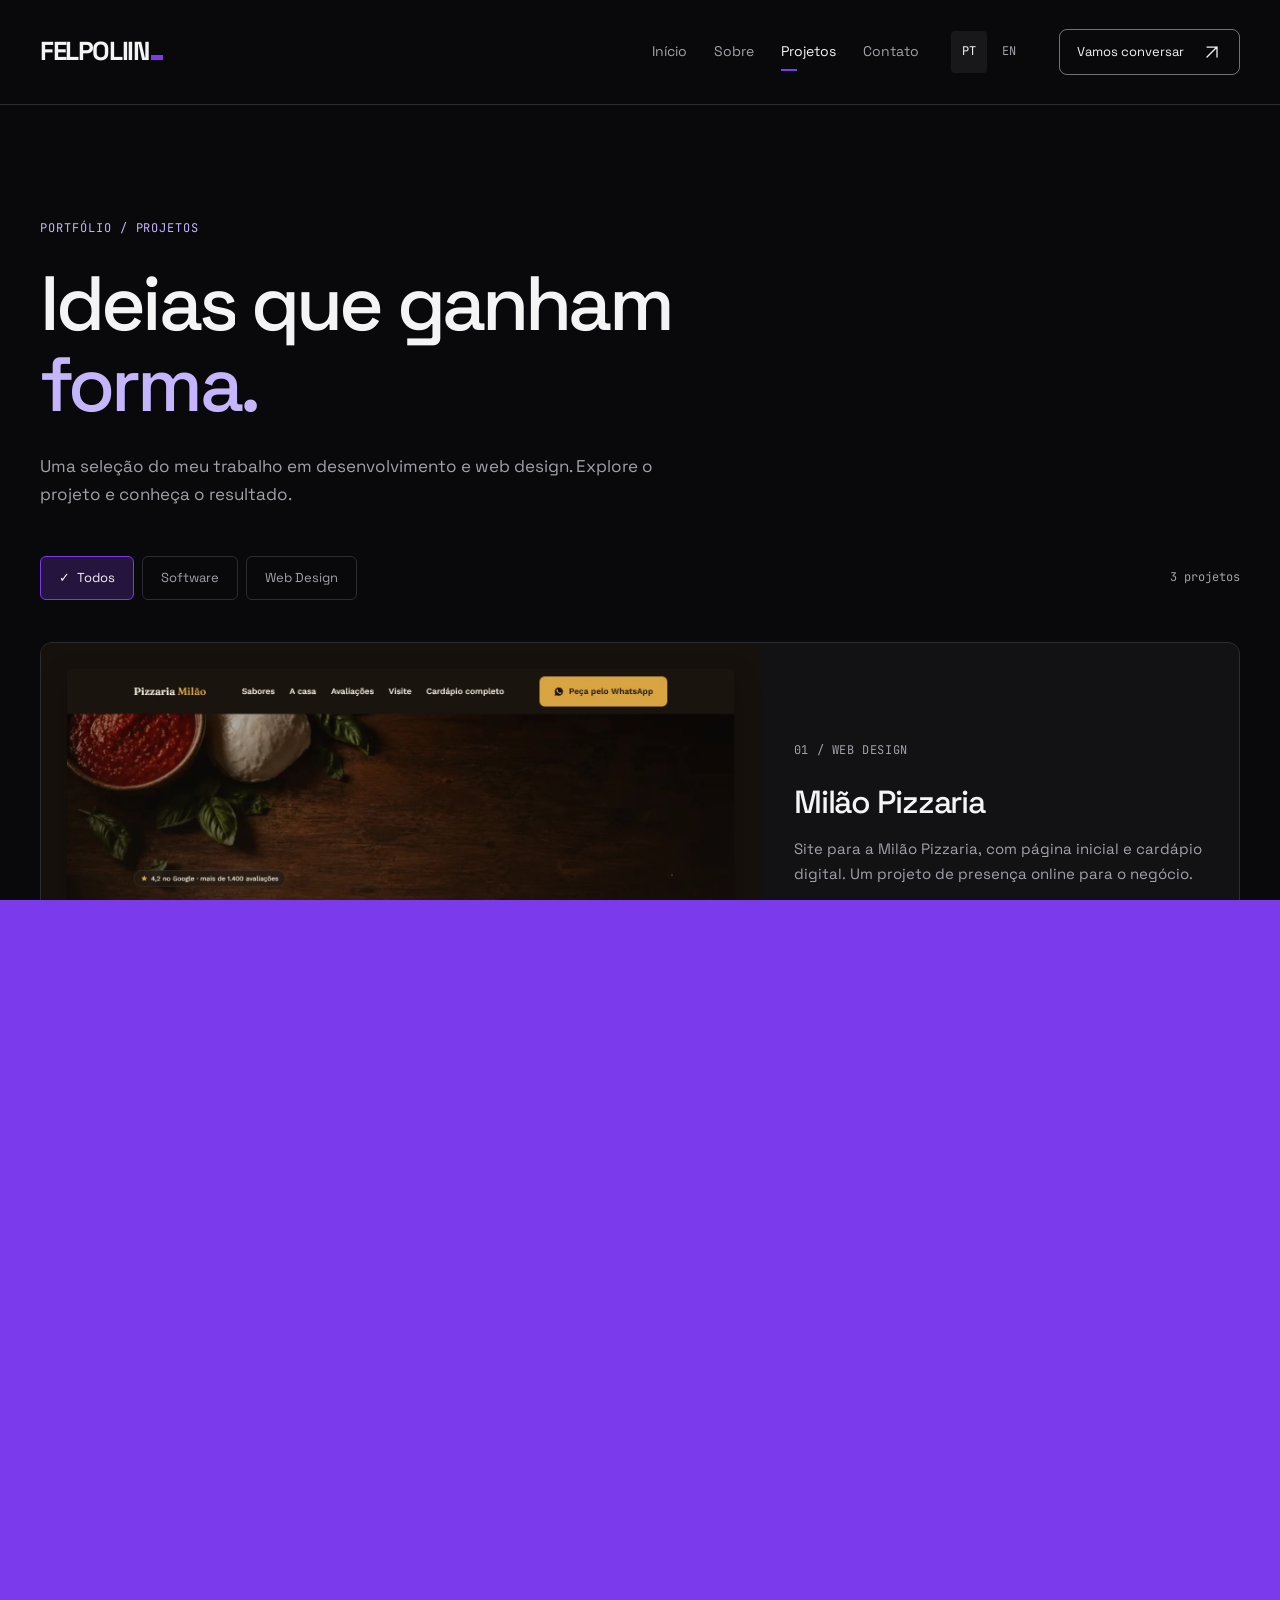
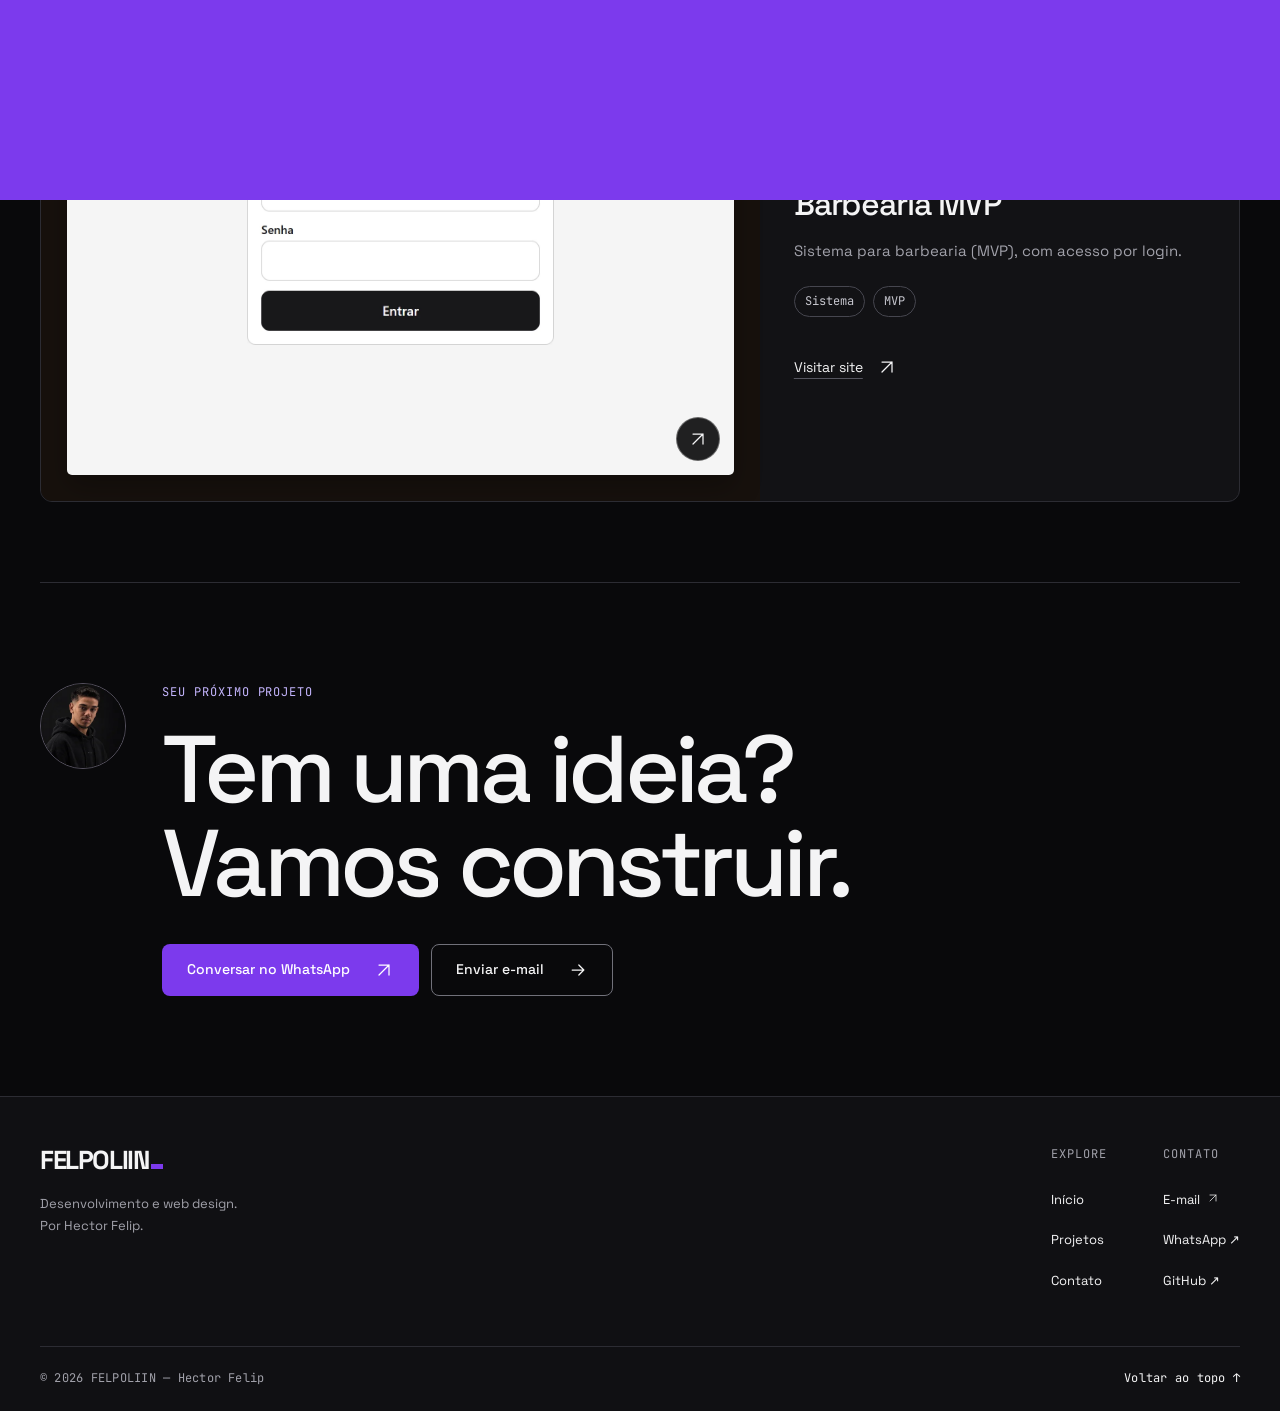
<file: projetos.html>
<!doctype html>
<html lang="pt-BR">
<head>
<meta charset="utf-8">
<meta name="viewport" content="width=device-width, initial-scale=1">
<meta name="color-scheme" content="dark">
<script>try{if(sessionStorage.getItem('pt')&&!matchMedia('(prefers-reduced-motion:reduce)').matches){document.documentElement.classList.add('pt-arrive');sessionStorage.removeItem('pt')}}catch(e){}</script>
<meta name="theme-color" content="#09090b">
<title>Projetos — FELPOLIIN</title>
<meta name="description" content="Portfólio de Hector Felip. Desenvolvimento e web design, projetos e contato direto por e-mail e WhatsApp.">
<meta property="og:title" content="Projetos — FELPOLIIN">
<meta property="og:description" content="Portfólio de Hector Felip. Desenvolvimento e web design, projetos e contato direto por e-mail e WhatsApp.">
<meta property="og:type" content="website">
<link rel="alternate" hreflang="en" href="en/projects.html">
<link rel="icon" href="assets/icons/favicon.svg" type="image/svg+xml">
<link rel="preload" href="assets/fonts/space-grotesk.woff2" as="font" type="font/woff2" crossorigin>
<link rel="stylesheet" href="assets/css/tokens.css">
<link rel="stylesheet" href="assets/css/styles.css">
<link rel="stylesheet" href="assets/css/motion.css">
<script src="assets/js/main.js" defer></script>
<script src="assets/js/vendor/gsap.min.js" defer></script>
<script src="assets/js/vendor/ScrollTrigger.min.js" defer></script>
<script src="assets/js/motion.js" defer></script>
<script src="assets/js/motion2.js" defer></script>
<script src="assets/js/projects.js" defer></script>
</head>
<body>
<a class="skip" href="#main">Pular para o conteúdo</a><header class="site-header" id="top"><div class="wrap header-inner"><a href="index.html" aria-label="FELPOLIIN — Início"><span class="brand">FELPOLIIN<span class="brand-mark" aria-hidden="true"></span></span></a><button class="menu-toggle" data-menu-toggle data-open="Abrir menu" data-close="Fechar menu" aria-controls="site-navigation" aria-expanded="false" aria-label="Abrir menu" hidden><svg viewBox="0 0 24 24" fill="none" aria-hidden="true"><path d="M4 8h16M4 16h16" stroke="currentColor" stroke-width="1.5"/></svg></button><div class="nav-group" id="site-navigation" data-navigation><nav class="nav-links" aria-label="Navegação principal"><a href="index.html">Início</a><a href="index.html#sobre">Sobre</a><a href="projetos.html" aria-current="page">Projetos</a><a href="contato.html">Contato</a></nav><nav class="languages" aria-label="Idioma"><a href="projetos.html" lang="pt-BR" hreflang="pt-BR" aria-current="true">PT</a><a href="en/projects.html" lang="en" hreflang="en">EN</a></nav><a class="header-contact" href="contato.html">Vamos conversar<svg viewBox="0 0 24 24" fill="none" aria-hidden="true"><path d="M6 18 18 6M6 6h12v12" stroke="currentColor" stroke-width="1.5" stroke-linecap="round" stroke-linejoin="round"/></svg></a></div></div></header>
<main id="main" tabindex="-1">
<section class="wrap page-intro" aria-labelledby="page-title"><p class="eyebrow">PORTFÓLIO / PROJETOS</p><h1 id="page-title">Ideias que ganham<br><span>forma.</span></h1><p>Uma seleção do meu trabalho em desenvolvimento e web design. Explore o projeto e conheça o resultado.</p></section><section class="wrap project-listing" aria-label="Projetos"><div class="filter-bar"><div class="filters" data-filters role="group" aria-label="Filtrar projetos" hidden><button class="filter" data-filter="all" aria-pressed="true">Todos</button><button class="filter" data-filter="software" aria-pressed="false">Software</button><button class="filter" data-filter="web-design" aria-pressed="false">Web Design</button></div><p class="results-count" data-count data-singular="projeto" data-plural="projetos" role="status" aria-live="polite" aria-atomic="true">3 projetos</p></div><article class="project-feature" data-category="web-design">
 <a class="project-visual" href="https://milao-kappa.vercel.app/" target="_blank" rel="noopener noreferrer" aria-label="Visitar site — Milão Pizzaria"><picture><source media="(max-width:639px)" srcset="imagens-site/milao-home-mobile.webp" width="390" height="720"><img src="imagens-site/milao-home-desktop.webp" alt="Página inicial do site Milão Pizzaria" width="1440" height="900" loading="lazy" decoding="async"></picture><span class="project-open"><svg viewBox="0 0 24 24" fill="none" aria-hidden="true"><path d="M6 18 18 6M6 6h12v12" stroke="currentColor" stroke-width="1.5" stroke-linecap="round" stroke-linejoin="round"/></svg></span></a>
 <div class="project-body"><span class="project-overline">01 / WEB DESIGN</span><h3>Milão Pizzaria</h3><p>Site para a Milão Pizzaria, com página inicial e cardápio digital. Um projeto de presença online para o negócio.</p><div class="pills"><span class="pill">Website</span><span class="pill">Cardápio digital</span></div><div class="project-links"><a class="text-link" href="https://milao-kappa.vercel.app/" target="_blank" rel="noopener noreferrer">Visitar site<svg viewBox="0 0 24 24" fill="none" aria-hidden="true"><path d="M6 18 18 6M6 6h12v12" stroke="currentColor" stroke-width="1.5" stroke-linecap="round" stroke-linejoin="round"/></svg></a><a class="text-link" href="https://github.com/hectorfelip/hectorfelip.github.io" target="_blank" rel="noopener noreferrer">Repositório<svg viewBox="0 0 24 24" fill="none" aria-hidden="true"><path d="M6 18 18 6M6 6h12v12" stroke="currentColor" stroke-width="1.5" stroke-linecap="round" stroke-linejoin="round"/></svg></a></div></div></article><article class="project-feature" data-category="web-design">
 <a class="project-visual" href="https://advisor-securityy.vercel.app/" target="_blank" rel="noopener noreferrer" aria-label="Visitar site — Advisor"><picture><source media="(max-width:639px)" srcset="imagens-site/advisor-home-mobile.webp" width="390" height="720"><img src="imagens-site/advisor-home-desktop.webp" alt="Página inicial do site Advisor" width="1440" height="900" loading="lazy" decoding="async"></picture><span class="project-open"><svg viewBox="0 0 24 24" fill="none" aria-hidden="true"><path d="M6 18 18 6M6 6h12v12" stroke="currentColor" stroke-width="1.5" stroke-linecap="round" stroke-linejoin="round"/></svg></span></a>
 <div class="project-body"><span class="project-overline">02 / WEB DESIGN</span><h3>Advisor</h3><p>Site institucional para a Advisor, empresa de portaria remota, monitoramento e segurança em Goiânia. Apresentação das soluções, blog e contato para cotação.</p><div class="pills"><span class="pill">Website</span><span class="pill">Institucional</span></div><div class="project-links"><a class="text-link" href="https://advisor-securityy.vercel.app/" target="_blank" rel="noopener noreferrer">Visitar site<svg viewBox="0 0 24 24" fill="none" aria-hidden="true"><path d="M6 18 18 6M6 6h12v12" stroke="currentColor" stroke-width="1.5" stroke-linecap="round" stroke-linejoin="round"/></svg></a></div></div></article><article class="project-feature" data-category="software">
 <a class="project-visual" href="https://barbearia-mvp-phi.vercel.app/" target="_blank" rel="noopener noreferrer" aria-label="Visitar site — Barbearia MVP"><picture><source media="(max-width:639px)" srcset="imagens-site/barbearia-login-mobile.webp" width="390" height="439"><img src="imagens-site/barbearia-login-desktop.webp" alt="Tela de login do sistema Barbearia MVP" width="1600" height="1000" loading="lazy" decoding="async"></picture><span class="project-open"><svg viewBox="0 0 24 24" fill="none" aria-hidden="true"><path d="M6 18 18 6M6 6h12v12" stroke="currentColor" stroke-width="1.5" stroke-linecap="round" stroke-linejoin="round"/></svg></span></a>
 <div class="project-body"><span class="project-overline">03 / SOFTWARE</span><h3>Barbearia MVP</h3><p>Sistema para barbearia (MVP), com acesso por login.</p><div class="pills"><span class="pill">Sistema</span><span class="pill">MVP</span></div><div class="project-links"><a class="text-link" href="https://barbearia-mvp-phi.vercel.app/" target="_blank" rel="noopener noreferrer">Visitar site<svg viewBox="0 0 24 24" fill="none" aria-hidden="true"><path d="M6 18 18 6M6 6h12v12" stroke="currentColor" stroke-width="1.5" stroke-linecap="round" stroke-linejoin="round"/></svg></a></div></div></article><div class="empty-state" data-empty hidden><h2>Novos projetos virão por aqui.</h2><p>Ainda não há projetos publicados nesta categoria.</p><button class="button button-secondary" data-reset-filter>Ver todos os projetos<svg viewBox="0 0 24 24" fill="none" aria-hidden="true"><path d="M5 12h14m-6-6 6 6-6 6" stroke="currentColor" stroke-width="1.5" stroke-linecap="round" stroke-linejoin="round"/></svg></button></div></section><section class="wrap contact-banner" aria-labelledby="cta-title"><img src="imagens-site/hector-avatar-contato.webp" alt="" width="256" height="320" loading="lazy" decoding="async" class="avatar"><div><p class="eyebrow">SEU PRÓXIMO PROJETO</p><h2 id="cta-title">Tem uma ideia?<br>Vamos construir.</h2><div class="contact-actions"><a class="button button-primary" href="https://wa.me/5562999520746" target="_blank" rel="noopener noreferrer">Conversar no WhatsApp<svg viewBox="0 0 24 24" fill="none" aria-hidden="true"><path d="M6 18 18 6M6 6h12v12" stroke="currentColor" stroke-width="1.5" stroke-linecap="round" stroke-linejoin="round"/></svg></a><a class="button button-secondary" href="mailto:felpollin.dev@gmail.com">Enviar e-mail<svg viewBox="0 0 24 24" fill="none" aria-hidden="true"><path d="M5 12h14m-6-6 6 6-6 6" stroke="currentColor" stroke-width="1.5" stroke-linecap="round" stroke-linejoin="round"/></svg></a></div></div></section>
</main>
<footer class="site-footer"><div class="wrap footer-main"><div class="footer-brand"><a href="index.html" aria-label="FELPOLIIN — Início"><span class="brand">FELPOLIIN<span class="brand-mark" aria-hidden="true"></span></span></a><p>Desenvolvimento e web design.<br>Por Hector Felip.</p></div><div class="footer-nav"><nav class="footer-nav-group" aria-label="EXPLORE"><span class="eyebrow">EXPLORE</span><a href="index.html">Início</a><a href="projetos.html">Projetos</a><a href="contato.html">Contato</a></nav><div class="footer-nav-group"><span class="eyebrow">CONTATO</span><a href="mailto:felpollin.dev@gmail.com">E-mail <svg style="display:inline-block;width:12px;height:12px;margin-left:4px" viewBox="0 0 24 24" fill="none" aria-hidden="true"><path d="M6 18 18 6M6 6h12v12" stroke="currentColor" stroke-width="1.5" stroke-linecap="round" stroke-linejoin="round"/></svg></a><a href="https://wa.me/5562999520746" target="_blank" rel="noopener noreferrer">WhatsApp ↗</a><a href="https://github.com/hectorfelip" target="_blank" rel="noopener noreferrer">GitHub ↗</a></div></div></div><div class="wrap footer-bottom"><span>© 2026 FELPOLIIN — Hector Felip</span><a href="#top">Voltar ao topo ↑</a></div></footer>
</body>
</html>
</file>
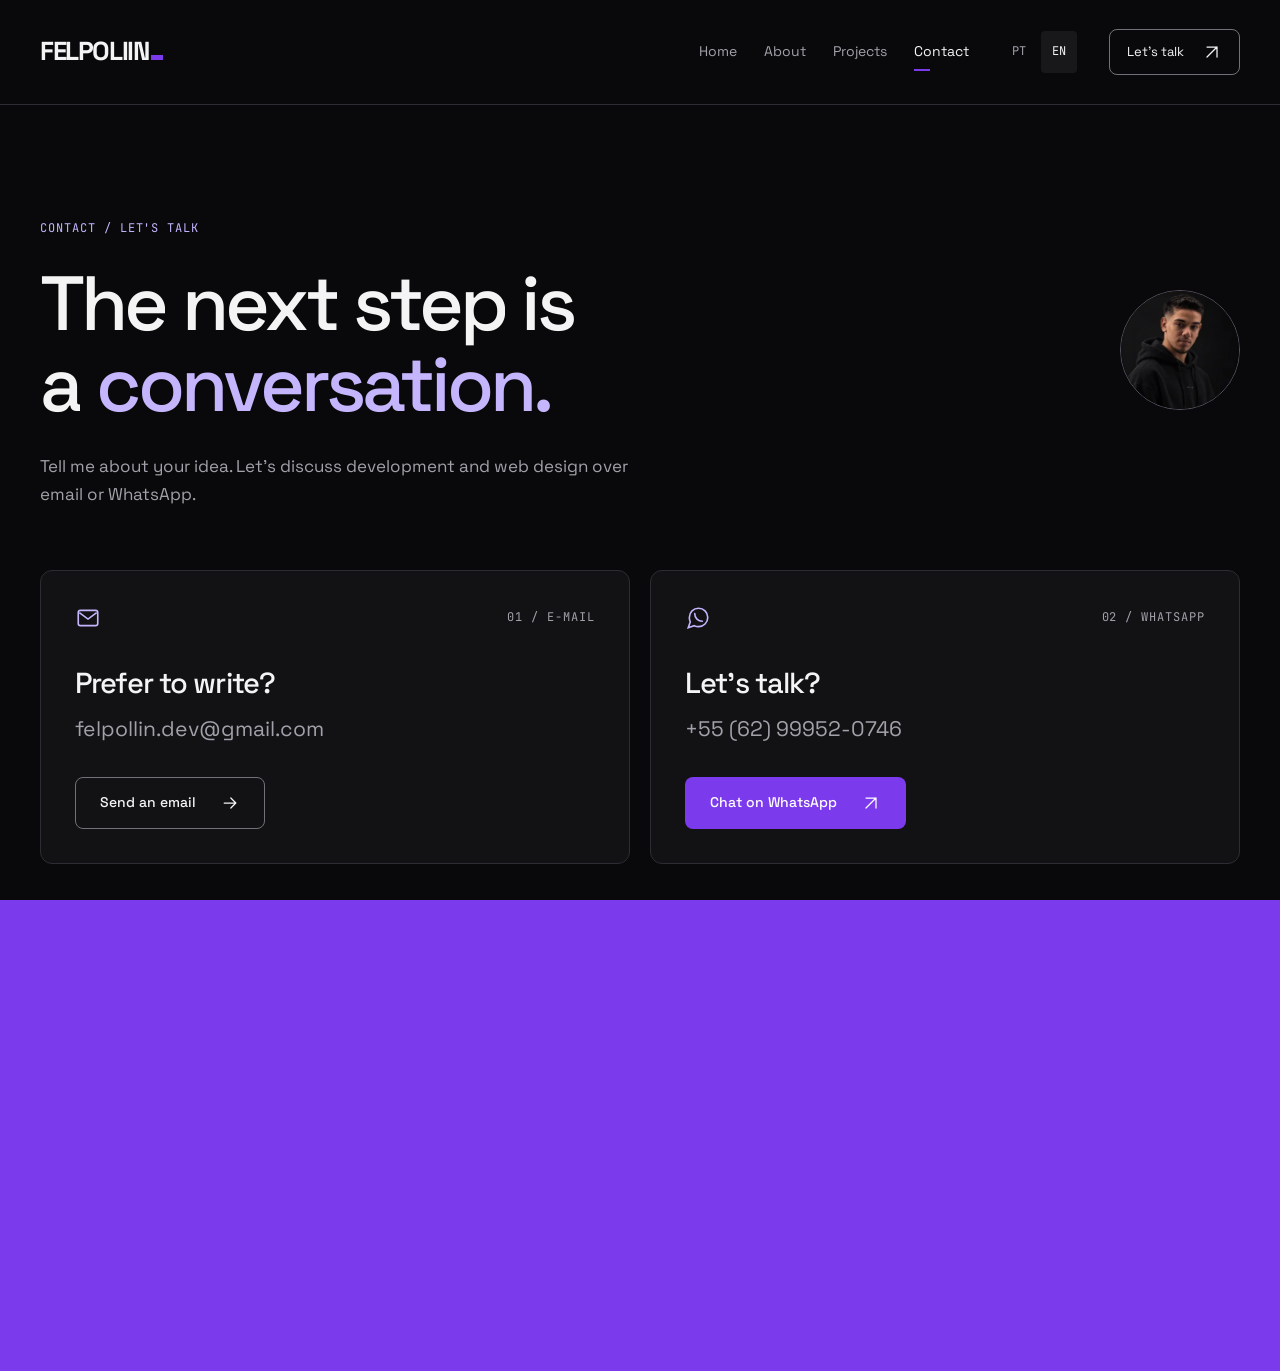
<file: en/contact.html>
<!doctype html>
<html lang="en">
<head>
<meta charset="utf-8">
<meta name="viewport" content="width=device-width, initial-scale=1">
<meta name="color-scheme" content="dark">
<script>try{if(sessionStorage.getItem('pt')&&!matchMedia('(prefers-reduced-motion:reduce)').matches){document.documentElement.classList.add('pt-arrive');sessionStorage.removeItem('pt')}}catch(e){}</script>
<meta name="theme-color" content="#09090b">
<title>Contact — FELPOLIIN</title>
<meta name="description" content="Hector Felip's portfolio. Development and web design, projects, and direct contact by email and WhatsApp.">
<meta property="og:title" content="Contact — FELPOLIIN">
<meta property="og:description" content="Hector Felip's portfolio. Development and web design, projects, and direct contact by email and WhatsApp.">
<meta property="og:type" content="website">
<link rel="alternate" hreflang="pt-BR" href="../contato.html">
<link rel="icon" href="../assets/icons/favicon.svg" type="image/svg+xml">
<link rel="preload" href="../assets/fonts/space-grotesk.woff2" as="font" type="font/woff2" crossorigin>
<link rel="stylesheet" href="../assets/css/tokens.css">
<link rel="stylesheet" href="../assets/css/styles.css">
<link rel="stylesheet" href="../assets/css/motion.css">
<script src="../assets/js/main.js" defer></script>
<script src="../assets/js/vendor/gsap.min.js" defer></script>
<script src="../assets/js/vendor/ScrollTrigger.min.js" defer></script>
<script src="../assets/js/motion.js" defer></script>
<script src="../assets/js/motion2.js" defer></script>

</head>
<body>
<a class="skip" href="#main">Skip to content</a><header class="site-header" id="top"><div class="wrap header-inner"><a href="index.html" aria-label="FELPOLIIN — Home"><span class="brand">FELPOLIIN<span class="brand-mark" aria-hidden="true"></span></span></a><button class="menu-toggle" data-menu-toggle data-open="Open menu" data-close="Close menu" aria-controls="site-navigation" aria-expanded="false" aria-label="Open menu" hidden><svg viewBox="0 0 24 24" fill="none" aria-hidden="true"><path d="M4 8h16M4 16h16" stroke="currentColor" stroke-width="1.5"/></svg></button><div class="nav-group" id="site-navigation" data-navigation><nav class="nav-links" aria-label="Main navigation"><a href="index.html">Home</a><a href="index.html#sobre">About</a><a href="projects.html">Projects</a><a href="contact.html" aria-current="page">Contact</a></nav><nav class="languages" aria-label="Language"><a href="../contato.html" lang="pt-BR" hreflang="pt-BR">PT</a><a href="contact.html" lang="en" hreflang="en" aria-current="true">EN</a></nav><a class="header-contact" href="contact.html">Let's talk<svg viewBox="0 0 24 24" fill="none" aria-hidden="true"><path d="M6 18 18 6M6 6h12v12" stroke="currentColor" stroke-width="1.5" stroke-linecap="round" stroke-linejoin="round"/></svg></a></div></div></header>
<main id="main" tabindex="-1">
<div class="wrap contact-page"><section class="page-intro contact-intro" aria-labelledby="page-title"><div><p class="eyebrow">CONTACT / LET'S TALK</p><h1 id="page-title">The next step is<br>a <span>conversation.</span></h1><p>Tell me about your idea. Let's discuss development and web design over email or WhatsApp.</p></div><img src="../imagens-site/hector-avatar-contato.webp" alt="" width="256" height="320" fetchpriority="high" class="avatar"></section><div class="contact-options"><section class="contact-option" aria-labelledby="email-title"><div class="contact-option-top"><svg viewBox="0 0 24 24" fill="none" aria-hidden="true"><rect x="3" y="5" width="18" height="14" rx="2" stroke="currentColor" stroke-width="1.5"/><path d="m4 7 8 6 8-6" stroke="currentColor" stroke-width="1.5"/></svg><span class="mono">01 / E-MAIL</span></div><h2 id="email-title">Prefer to write?</h2><a class="contact-address" href="mailto:felpollin.dev@gmail.com">felpollin.dev@gmail.com</a><br><a class="button button-secondary" href="mailto:felpollin.dev@gmail.com">Send an email<svg viewBox="0 0 24 24" fill="none" aria-hidden="true"><path d="M5 12h14m-6-6 6 6-6 6" stroke="currentColor" stroke-width="1.5" stroke-linecap="round" stroke-linejoin="round"/></svg></a></section><section class="contact-option" aria-labelledby="wa-title"><div class="contact-option-top"><svg viewBox="0 0 24 24" fill="none" aria-hidden="true"><path d="M21 11.5a8.5 8.5 0 0 1-8.5 8.5 9 9 0 0 1-4-.9L3 21l1.9-5.5a9 9 0 0 1-.9-4A8.5 8.5 0 0 1 12.5 3 8.5 8.5 0 0 1 21 11.5Z" stroke="currentColor" stroke-width="1.5"/><path d="M9 8c0 4 3 7 7 7" stroke="currentColor" stroke-width="1.5" stroke-linecap="round"/></svg><span class="mono">02 / WHATSAPP</span></div><h2 id="wa-title">Let's talk?</h2><a class="contact-address" href="https://wa.me/5562999520746" target="_blank" rel="noopener noreferrer">+55 (62) 99952-0746</a><br><a class="button button-primary" href="https://wa.me/5562999520746" target="_blank" rel="noopener noreferrer">Chat on WhatsApp<svg viewBox="0 0 24 24" fill="none" aria-hidden="true"><path d="M6 18 18 6M6 6h12v12" stroke="currentColor" stroke-width="1.5" stroke-linecap="round" stroke-linejoin="round"/></svg></a></section></div><p class="contact-note"><span><svg viewBox="0 0 24 24" fill="none" aria-hidden="true"><circle cx="12" cy="12" r="9" stroke="currentColor" stroke-width="1.5"/><path d="M3 12h18M12 3c5 5 5 13 0 18-5-5-5-13 0-18Z" stroke="currentColor" stroke-width="1.5"/></svg></span>An idea, a question or a project. The conversation starts here.</p></div>
</main>
<footer class="site-footer"><div class="wrap footer-main"><div class="footer-brand"><a href="index.html" aria-label="FELPOLIIN — Home"><span class="brand">FELPOLIIN<span class="brand-mark" aria-hidden="true"></span></span></a><p>Development and web design.<br>By Hector Felip.</p></div><div class="footer-nav"><nav class="footer-nav-group" aria-label="EXPLORE"><span class="eyebrow">EXPLORE</span><a href="index.html">Home</a><a href="projects.html">Projects</a><a href="contact.html">Contact</a></nav><div class="footer-nav-group"><span class="eyebrow">CONTACT</span><a href="mailto:felpollin.dev@gmail.com">E-mail <svg style="display:inline-block;width:12px;height:12px;margin-left:4px" viewBox="0 0 24 24" fill="none" aria-hidden="true"><path d="M6 18 18 6M6 6h12v12" stroke="currentColor" stroke-width="1.5" stroke-linecap="round" stroke-linejoin="round"/></svg></a><a href="https://wa.me/5562999520746" target="_blank" rel="noopener noreferrer">WhatsApp ↗</a><a href="https://github.com/hectorfelip" target="_blank" rel="noopener noreferrer">GitHub ↗</a></div></div></div><div class="wrap footer-bottom"><span>© 2026 FELPOLIIN — Hector Felip</span><a href="#top">Back to top ↑</a></div></footer>
</body>
</html>
</file>
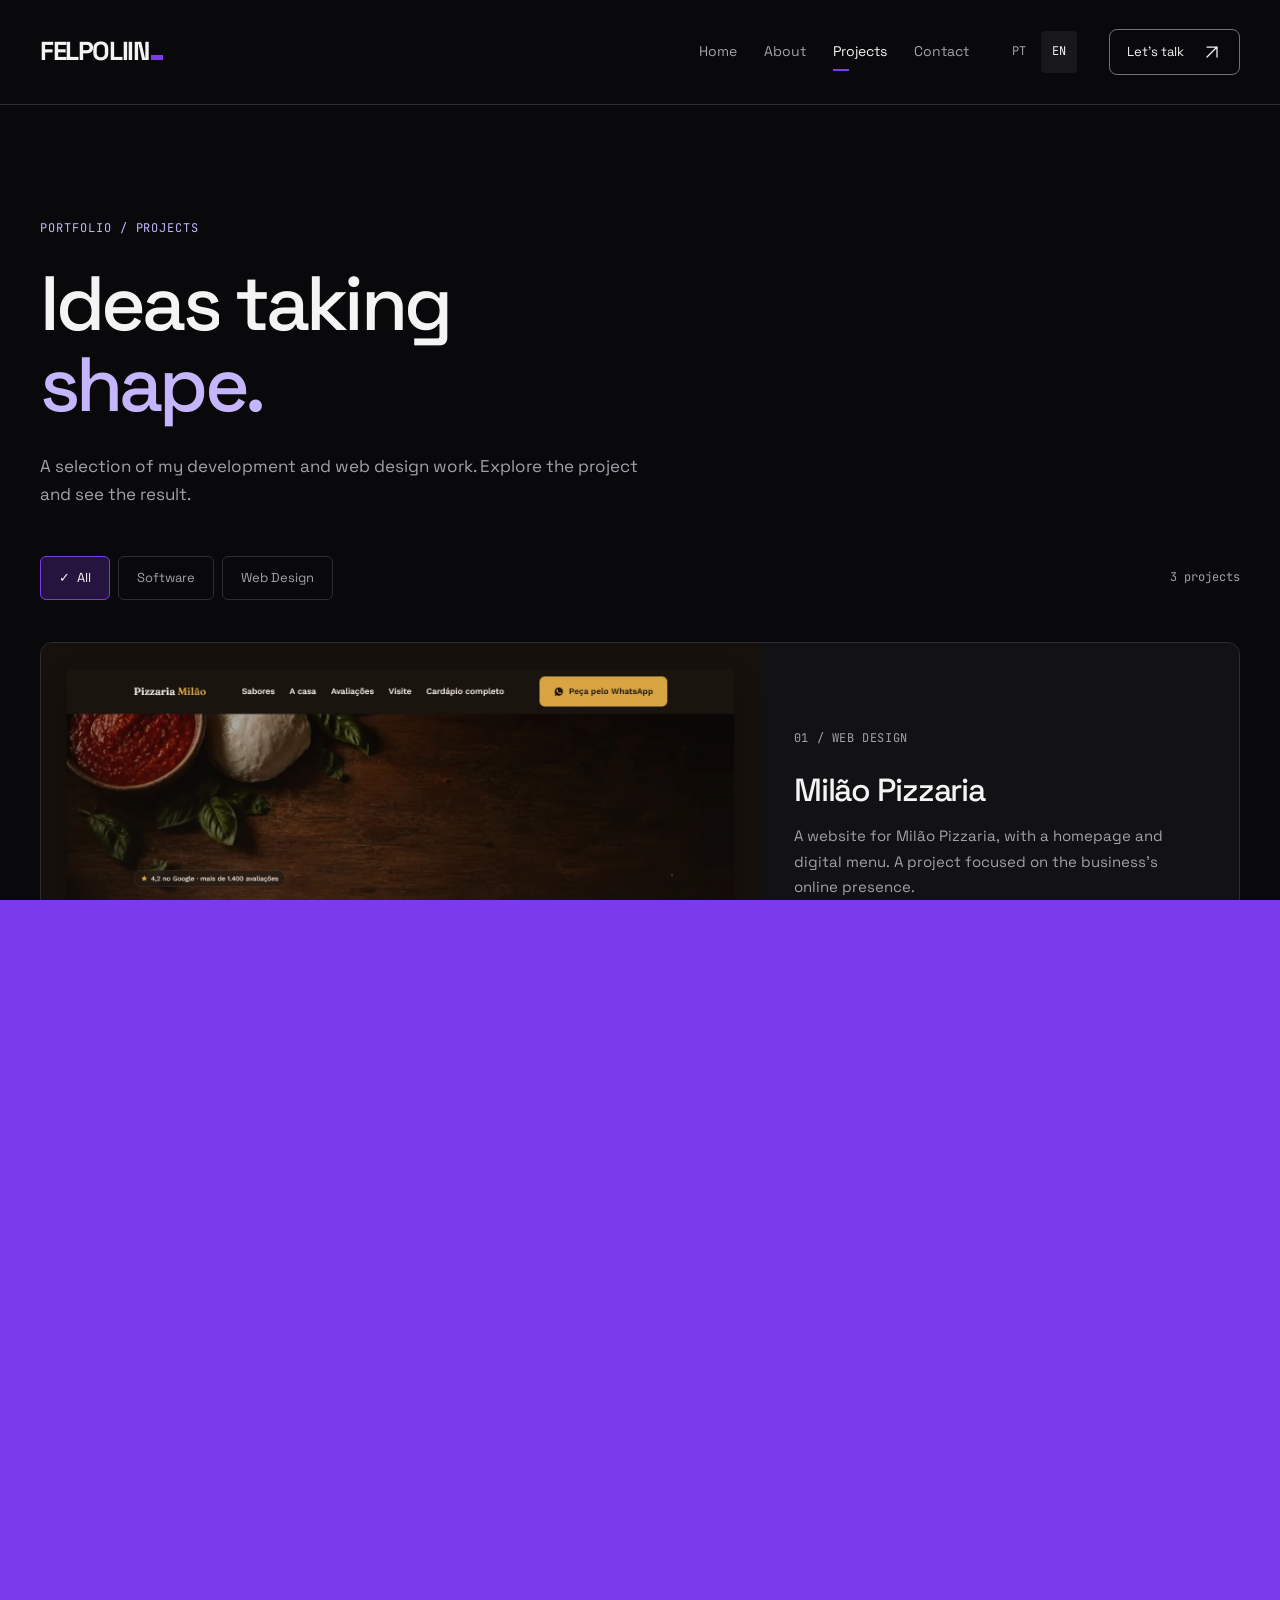
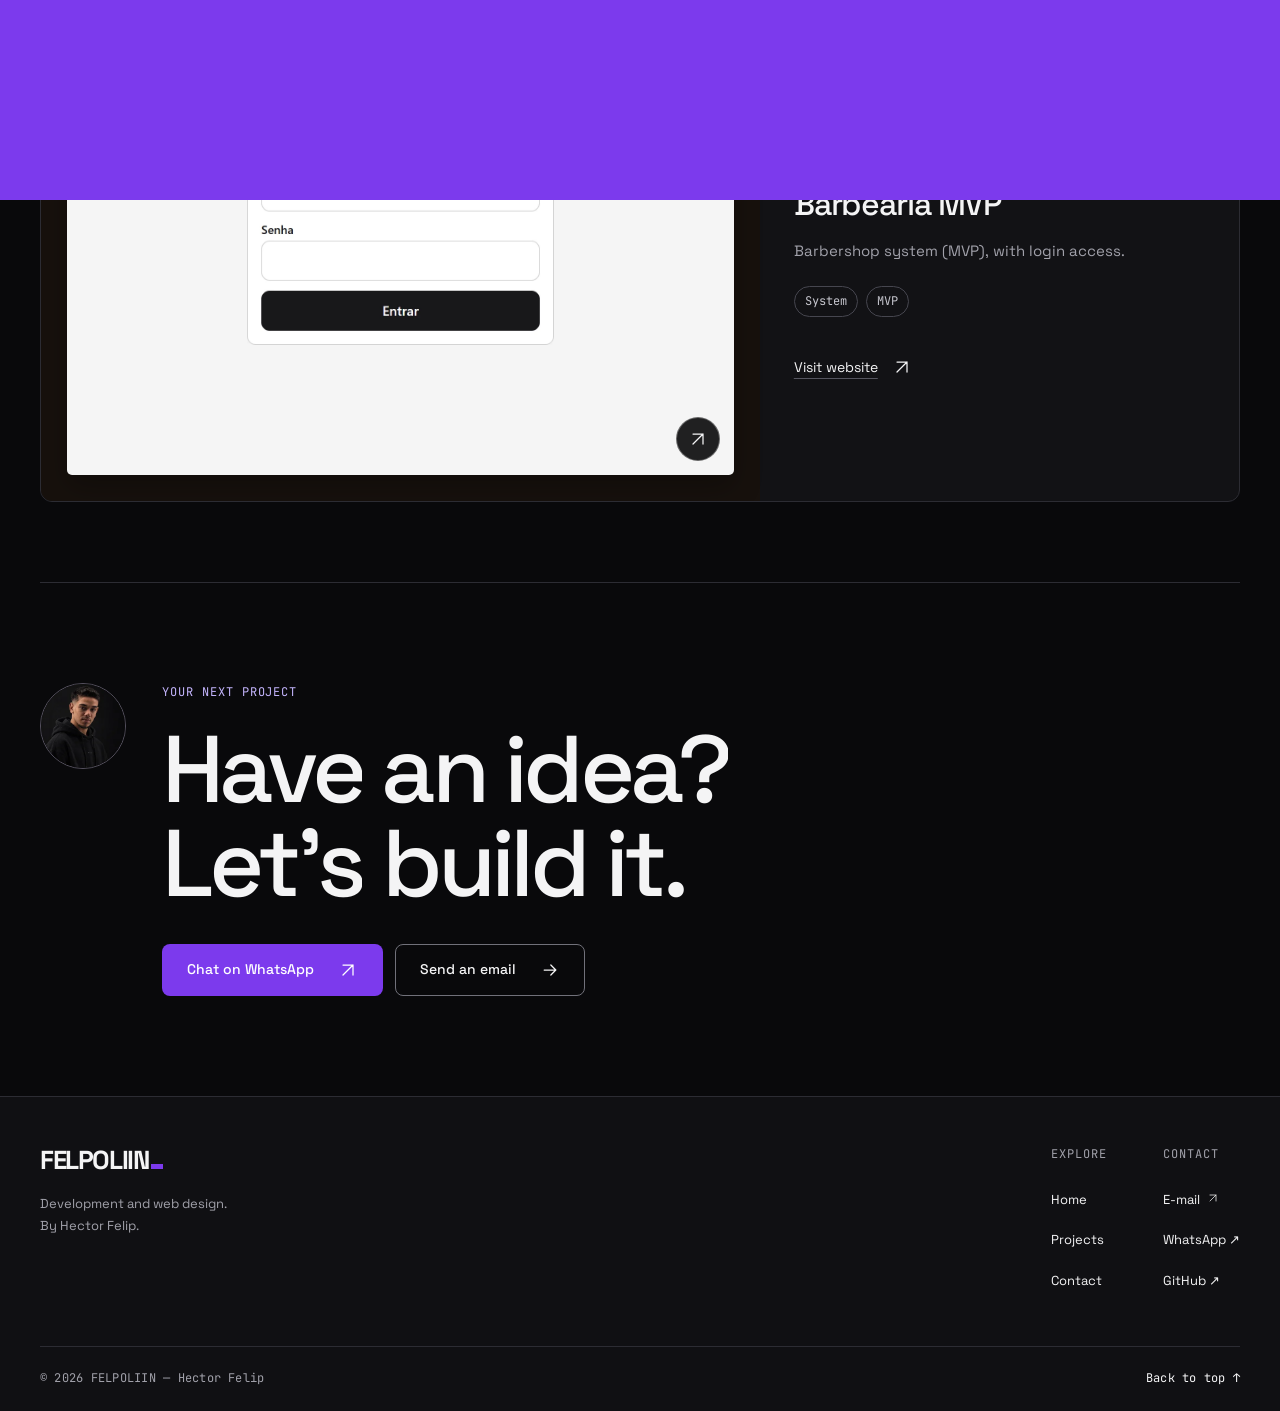
<file: en/projects.html>
<!doctype html>
<html lang="en">
<head>
<meta charset="utf-8">
<meta name="viewport" content="width=device-width, initial-scale=1">
<meta name="color-scheme" content="dark">
<script>try{if(sessionStorage.getItem('pt')&&!matchMedia('(prefers-reduced-motion:reduce)').matches){document.documentElement.classList.add('pt-arrive');sessionStorage.removeItem('pt')}}catch(e){}</script>
<meta name="theme-color" content="#09090b">
<title>Projects — FELPOLIIN</title>
<meta name="description" content="Hector Felip's portfolio. Development and web design, projects, and direct contact by email and WhatsApp.">
<meta property="og:title" content="Projects — FELPOLIIN">
<meta property="og:description" content="Hector Felip's portfolio. Development and web design, projects, and direct contact by email and WhatsApp.">
<meta property="og:type" content="website">
<link rel="alternate" hreflang="pt-BR" href="../projetos.html">
<link rel="icon" href="../assets/icons/favicon.svg" type="image/svg+xml">
<link rel="preload" href="../assets/fonts/space-grotesk.woff2" as="font" type="font/woff2" crossorigin>
<link rel="stylesheet" href="../assets/css/tokens.css">
<link rel="stylesheet" href="../assets/css/styles.css">
<link rel="stylesheet" href="../assets/css/motion.css">
<script src="../assets/js/main.js" defer></script>
<script src="../assets/js/vendor/gsap.min.js" defer></script>
<script src="../assets/js/vendor/ScrollTrigger.min.js" defer></script>
<script src="../assets/js/motion.js" defer></script>
<script src="../assets/js/motion2.js" defer></script>
<script src="../assets/js/projects.js" defer></script>
</head>
<body>
<a class="skip" href="#main">Skip to content</a><header class="site-header" id="top"><div class="wrap header-inner"><a href="index.html" aria-label="FELPOLIIN — Home"><span class="brand">FELPOLIIN<span class="brand-mark" aria-hidden="true"></span></span></a><button class="menu-toggle" data-menu-toggle data-open="Open menu" data-close="Close menu" aria-controls="site-navigation" aria-expanded="false" aria-label="Open menu" hidden><svg viewBox="0 0 24 24" fill="none" aria-hidden="true"><path d="M4 8h16M4 16h16" stroke="currentColor" stroke-width="1.5"/></svg></button><div class="nav-group" id="site-navigation" data-navigation><nav class="nav-links" aria-label="Main navigation"><a href="index.html">Home</a><a href="index.html#sobre">About</a><a href="projects.html" aria-current="page">Projects</a><a href="contact.html">Contact</a></nav><nav class="languages" aria-label="Language"><a href="../projetos.html" lang="pt-BR" hreflang="pt-BR">PT</a><a href="projects.html" lang="en" hreflang="en" aria-current="true">EN</a></nav><a class="header-contact" href="contact.html">Let's talk<svg viewBox="0 0 24 24" fill="none" aria-hidden="true"><path d="M6 18 18 6M6 6h12v12" stroke="currentColor" stroke-width="1.5" stroke-linecap="round" stroke-linejoin="round"/></svg></a></div></div></header>
<main id="main" tabindex="-1">
<section class="wrap page-intro" aria-labelledby="page-title"><p class="eyebrow">PORTFOLIO / PROJECTS</p><h1 id="page-title">Ideas taking<br><span>shape.</span></h1><p>A selection of my development and web design work. Explore the project and see the result.</p></section><section class="wrap project-listing" aria-label="Projects"><div class="filter-bar"><div class="filters" data-filters role="group" aria-label="Filter projects" hidden><button class="filter" data-filter="all" aria-pressed="true">All</button><button class="filter" data-filter="software" aria-pressed="false">Software</button><button class="filter" data-filter="web-design" aria-pressed="false">Web Design</button></div><p class="results-count" data-count data-singular="project" data-plural="projects" role="status" aria-live="polite" aria-atomic="true">3 projects</p></div><article class="project-feature" data-category="web-design">
 <a class="project-visual" href="https://milao-kappa.vercel.app/" target="_blank" rel="noopener noreferrer" aria-label="Visit website — Milão Pizzaria"><picture><source media="(max-width:639px)" srcset="../imagens-site/milao-home-mobile.webp" width="390" height="720"><img src="../imagens-site/milao-home-desktop.webp" alt="Milão Pizzaria website homepage" width="1440" height="900" loading="lazy" decoding="async"></picture><span class="project-open"><svg viewBox="0 0 24 24" fill="none" aria-hidden="true"><path d="M6 18 18 6M6 6h12v12" stroke="currentColor" stroke-width="1.5" stroke-linecap="round" stroke-linejoin="round"/></svg></span></a>
 <div class="project-body"><span class="project-overline">01 / WEB DESIGN</span><h3>Milão Pizzaria</h3><p>A website for Milão Pizzaria, with a homepage and digital menu. A project focused on the business's online presence.</p><div class="pills"><span class="pill">Website</span><span class="pill">Digital menu</span></div><div class="project-links"><a class="text-link" href="https://milao-kappa.vercel.app/" target="_blank" rel="noopener noreferrer">Visit website<svg viewBox="0 0 24 24" fill="none" aria-hidden="true"><path d="M6 18 18 6M6 6h12v12" stroke="currentColor" stroke-width="1.5" stroke-linecap="round" stroke-linejoin="round"/></svg></a><a class="text-link" href="https://github.com/hectorfelip/hectorfelip.github.io" target="_blank" rel="noopener noreferrer">Repository<svg viewBox="0 0 24 24" fill="none" aria-hidden="true"><path d="M6 18 18 6M6 6h12v12" stroke="currentColor" stroke-width="1.5" stroke-linecap="round" stroke-linejoin="round"/></svg></a></div></div></article><article class="project-feature" data-category="web-design">
 <a class="project-visual" href="https://advisor-securityy.vercel.app/" target="_blank" rel="noopener noreferrer" aria-label="Visit website — Advisor"><picture><source media="(max-width:639px)" srcset="../imagens-site/advisor-home-mobile.webp" width="390" height="720"><img src="../imagens-site/advisor-home-desktop.webp" alt="Advisor website homepage" width="1440" height="900" loading="lazy" decoding="async"></picture><span class="project-open"><svg viewBox="0 0 24 24" fill="none" aria-hidden="true"><path d="M6 18 18 6M6 6h12v12" stroke="currentColor" stroke-width="1.5" stroke-linecap="round" stroke-linejoin="round"/></svg></span></a>
 <div class="project-body"><span class="project-overline">02 / WEB DESIGN</span><h3>Advisor</h3><p>Institutional website for Advisor, a remote concierge, monitoring and security company in Goiânia, Brazil. Presents their services, blog and a quote request contact.</p><div class="pills"><span class="pill">Website</span><span class="pill">Institutional</span></div><div class="project-links"><a class="text-link" href="https://advisor-securityy.vercel.app/" target="_blank" rel="noopener noreferrer">Visit website<svg viewBox="0 0 24 24" fill="none" aria-hidden="true"><path d="M6 18 18 6M6 6h12v12" stroke="currentColor" stroke-width="1.5" stroke-linecap="round" stroke-linejoin="round"/></svg></a></div></div></article><article class="project-feature" data-category="software">
 <a class="project-visual" href="https://barbearia-mvp-phi.vercel.app/" target="_blank" rel="noopener noreferrer" aria-label="Visit website — Barbearia MVP"><picture><source media="(max-width:639px)" srcset="../imagens-site/barbearia-login-mobile.webp" width="390" height="439"><img src="../imagens-site/barbearia-login-desktop.webp" alt="Login screen of the Barbearia MVP system" width="1600" height="1000" loading="lazy" decoding="async"></picture><span class="project-open"><svg viewBox="0 0 24 24" fill="none" aria-hidden="true"><path d="M6 18 18 6M6 6h12v12" stroke="currentColor" stroke-width="1.5" stroke-linecap="round" stroke-linejoin="round"/></svg></span></a>
 <div class="project-body"><span class="project-overline">03 / SOFTWARE</span><h3>Barbearia MVP</h3><p>Barbershop system (MVP), with login access.</p><div class="pills"><span class="pill">System</span><span class="pill">MVP</span></div><div class="project-links"><a class="text-link" href="https://barbearia-mvp-phi.vercel.app/" target="_blank" rel="noopener noreferrer">Visit website<svg viewBox="0 0 24 24" fill="none" aria-hidden="true"><path d="M6 18 18 6M6 6h12v12" stroke="currentColor" stroke-width="1.5" stroke-linecap="round" stroke-linejoin="round"/></svg></a></div></div></article><div class="empty-state" data-empty hidden><h2>More projects will find a home here.</h2><p>There are no published projects in this category yet.</p><button class="button button-secondary" data-reset-filter>View all projects<svg viewBox="0 0 24 24" fill="none" aria-hidden="true"><path d="M5 12h14m-6-6 6 6-6 6" stroke="currentColor" stroke-width="1.5" stroke-linecap="round" stroke-linejoin="round"/></svg></button></div></section><section class="wrap contact-banner" aria-labelledby="cta-title"><img src="../imagens-site/hector-avatar-contato.webp" alt="" width="256" height="320" loading="lazy" decoding="async" class="avatar"><div><p class="eyebrow">YOUR NEXT PROJECT</p><h2 id="cta-title">Have an idea?<br>Let's build it.</h2><div class="contact-actions"><a class="button button-primary" href="https://wa.me/5562999520746" target="_blank" rel="noopener noreferrer">Chat on WhatsApp<svg viewBox="0 0 24 24" fill="none" aria-hidden="true"><path d="M6 18 18 6M6 6h12v12" stroke="currentColor" stroke-width="1.5" stroke-linecap="round" stroke-linejoin="round"/></svg></a><a class="button button-secondary" href="mailto:felpollin.dev@gmail.com">Send an email<svg viewBox="0 0 24 24" fill="none" aria-hidden="true"><path d="M5 12h14m-6-6 6 6-6 6" stroke="currentColor" stroke-width="1.5" stroke-linecap="round" stroke-linejoin="round"/></svg></a></div></div></section>
</main>
<footer class="site-footer"><div class="wrap footer-main"><div class="footer-brand"><a href="index.html" aria-label="FELPOLIIN — Home"><span class="brand">FELPOLIIN<span class="brand-mark" aria-hidden="true"></span></span></a><p>Development and web design.<br>By Hector Felip.</p></div><div class="footer-nav"><nav class="footer-nav-group" aria-label="EXPLORE"><span class="eyebrow">EXPLORE</span><a href="index.html">Home</a><a href="projects.html">Projects</a><a href="contact.html">Contact</a></nav><div class="footer-nav-group"><span class="eyebrow">CONTACT</span><a href="mailto:felpollin.dev@gmail.com">E-mail <svg style="display:inline-block;width:12px;height:12px;margin-left:4px" viewBox="0 0 24 24" fill="none" aria-hidden="true"><path d="M6 18 18 6M6 6h12v12" stroke="currentColor" stroke-width="1.5" stroke-linecap="round" stroke-linejoin="round"/></svg></a><a href="https://wa.me/5562999520746" target="_blank" rel="noopener noreferrer">WhatsApp ↗</a><a href="https://github.com/hectorfelip" target="_blank" rel="noopener noreferrer">GitHub ↗</a></div></div></div><div class="wrap footer-bottom"><span>© 2026 FELPOLIIN — Hector Felip</span><a href="#top">Back to top ↑</a></div></footer>
</body>
</html>
</file>
<file: assets/css/tokens.css>
@font-face{font-family:'Space Grotesk';src:url('../fonts/space-grotesk.woff2') format('woff2');font-weight:400 700;font-style:normal;font-display:swap}
@font-face{font-family:'JetBrains Mono';src:url('../fonts/jetbrains-mono.woff2') format('woff2');font-weight:400 500;font-style:normal;font-display:swap}
:root{color-scheme:dark;--bg:#09090b;--surface:#121215;--surface-2:#18181b;--text:#f4f4f5;--muted:#a1a1aa;--line:#2c2c33;--purple:#7c3aed;--purple-hover:#6d28d9;--accent:#c4b5fd;--sans:'Space Grotesk',Arial,sans-serif;--mono:'JetBrains Mono',monospace;--width:1200px;--radius:8px;--gutter:40px}
</file>
<file: assets/css/styles.css>
*{box-sizing:border-box}html{scroll-behavior:smooth;scroll-padding-top:24px}body{margin:0;background:var(--bg);color:var(--text);font-family:var(--sans);font-size:17px;line-height:1.65;-webkit-font-smoothing:antialiased}button,a{-webkit-tap-highlight-color:transparent}a{color:inherit;text-decoration:none}button{font:inherit}img{display:block;max-width:100%;height:auto}svg{display:block;width:20px;height:20px;flex-shrink:0}button{cursor:pointer}::selection{background:#7c3aed;color:#fff}:focus-visible{outline:2px solid var(--accent);outline-offset:6px}a,button{touch-action:manipulation}button:disabled{cursor:default}[hidden]{display:none!important}.wrap{width:min(var(--width),calc(100% - var(--gutter)*2));margin-inline:auto}.mono,.eyebrow,.index,.pill,.section-kicker{font-family:var(--mono);font-size:12px;font-weight:400;letter-spacing:.08em}.eyebrow,.section-kicker{text-transform:uppercase}.muted{color:var(--muted)}.accent{color:var(--accent)}.sr-only{position:absolute;width:1px;height:1px;padding:0;margin:-1px;overflow:hidden;clip:rect(0,0,0,0);white-space:nowrap;border:0}.skip{position:absolute;left:20px;top:-90px;z-index:100;background:var(--text);color:var(--bg);padding:12px 20px;border-radius:4px}.skip:focus{top:12px}h1,h2,h3,p{margin:0}h1,h2,h3{line-height:1.08;font-weight:500;letter-spacing:-.05em}p+p{margin-top:18px}h2{font-size:clamp(32px,3.5vw,48px)}h3{font-size:24px;letter-spacing:-.035em}.site-header{border-bottom:1px solid var(--line)}.header-inner{min-height:104px;display:flex;align-items:center;gap:36px}.brand{font-size:26px;font-weight:700;letter-spacing:-1.4px;display:inline-flex;align-items:baseline;white-space:nowrap;line-height:1.2}.brand-mark{width:12px;height:5px;background:var(--purple);margin-left:3px}.nav-group{display:flex;align-items:center;justify-content:flex-end;gap:32px;flex:1}.nav-links{display:flex;gap:27px;align-items:center}.nav-links>a{font-size:14px;color:var(--muted);padding:12px 0;position:relative}.nav-links>a:hover,.nav-links>a[aria-current=page]{color:var(--text)}.nav-links>a[aria-current=page]:after{content:'';position:absolute;bottom:5px;left:0;width:16px;height:2px;background:var(--purple)}.languages{display:flex;align-items:center;gap:4px;font-family:var(--mono);font-size:11px}.languages a{padding:11px 9px;min-width:36px;text-align:center;color:var(--muted)}.languages a[aria-current=true]{color:var(--text);background:var(--surface-2);border-radius:4px}.languages a:hover{color:var(--accent)}.header-contact{display:inline-flex;align-items:center;gap:18px;border:1px solid #51515c;padding:11px 17px;border-radius:var(--radius);font-size:13px;white-space:nowrap}.header-contact:hover{border-color:var(--accent);background:var(--surface-2)}.menu-toggle{background:transparent;border:1px solid #51515c;color:var(--text);padding:11px;min-width:44px;min-height:44px;border-radius:var(--radius);margin-left:auto}.button{display:inline-flex;align-items:center;justify-content:center;gap:24px;min-height:52px;padding:13px 24px;border:1px solid transparent;border-radius:var(--radius);font-size:14px;font-weight:500;line-height:1.4;transition:background-color .2s,border-color .2s,color .2s}.button-primary{background:var(--purple);color:#fff}.button-primary:hover{background:var(--purple-hover)}.button-secondary{border-color:#55555f;background:transparent;color:var(--text)}.button-secondary:hover{border-color:var(--accent);background:var(--surface-2)}.button-small{min-height:44px;padding:11px 18px}.text-link{display:inline-flex;align-items:center;gap:14px;font-size:14px;min-height:44px;text-decoration:underline;text-underline-offset:6px;text-decoration-color:#55555f}.text-link:hover{color:var(--accent);text-decoration-color:var(--accent)}.hero{position:relative;padding-top:64px}.hero-grid{display:grid;grid-template-columns:1.1fr 1fr;gap:32px;align-items:center;padding-bottom:62px}.hero-copy{padding-block:32px}.hero-eyebrow{display:flex;align-items:center;gap:12px;color:var(--muted);margin-bottom:30px}.tiny-square{width:6px;height:6px;background:var(--accent);display:inline-block}.hero h1{font-size:clamp(56px,6.7vw,92px);line-height:1.01;letter-spacing:-.065em;margin-bottom:30px;position:relative;z-index:2}.hero h1 span{color:var(--accent)}.hero-desc{max-width:420px;color:var(--muted);font-size:17px;line-height:1.75}.hero-actions{display:flex;flex-wrap:wrap;gap:12px;margin-top:32px}.hero-portrait{position:relative;margin:0;border:1px solid var(--line);border-radius:12px;overflow:hidden;background:#0c0c0e}.hero-portrait picture{display:block}.hero-portrait img{width:100%;height:526px;object-fit:cover;object-position:50% 28%}.portrait-label{position:absolute;bottom:0;left:0;right:0;display:flex;justify-content:space-between;align-items:center;padding:20px 24px;background:#0c0c0eee;border-top:1px solid var(--line);font-family:var(--mono);font-size:11px;letter-spacing:.06em}.portrait-label span:last-child{color:var(--muted)}.corner{position:absolute;top:19px;left:19px;width:16px;height:16px;border-top:1px solid #aaa;border-left:1px solid #aaa;pointer-events:none}.photo-number{position:absolute;right:20px;top:18px;color:var(--muted);font-family:var(--mono);font-size:11px}.hero-foot{border-top:1px solid var(--line);border-bottom:1px solid var(--line);display:flex;align-items:center;justify-content:space-between;gap:20px;padding:22px 0;color:var(--muted)}.hero-foot .disciplines{display:flex;gap:27px;align-items:center}.disciplines i{width:3px;height:3px;background:var(--purple)}.scroll-cue{display:inline-flex;align-items:center;gap:12px;color:var(--text);min-height:28px}.section{padding-block:110px;border-bottom:1px solid var(--line)}.section-kicker{color:var(--muted);display:flex;gap:18px;align-items:center;margin-bottom:28px}.section-kicker .index{color:var(--accent)}.section-top{display:flex;justify-content:space-between;align-items:flex-end;gap:32px;margin-bottom:42px}.section-top h2{max-width:650px}.about-grid{display:grid;grid-template-columns:1fr 1.05fr;gap:72px;align-items:center}.about-copy h2{margin-bottom:28px}.about-copy p{color:var(--muted);max-width:475px}.about-copy .text-link{margin-top:22px;color:var(--text)}.about-photo{margin:0;min-width:0}.about-photo img{width:100%;aspect-ratio:4/3;object-fit:cover;border-radius:12px;border:1px solid var(--line)}.about-photo figcaption{margin-top:16px;color:var(--muted);font-family:var(--mono);font-size:10px;letter-spacing:.05em;display:flex;justify-content:space-between}.service-grid{display:grid;grid-template-columns:repeat(2,minmax(0,1fr));gap:20px}.service-card{border:1px solid var(--line);border-radius:12px;padding:36px;background:var(--surface);transition:border-color .2s}.service-card:hover{border-color:#5b497e}.service-head{display:flex;justify-content:space-between;align-items:center;margin-bottom:38px}.service-icon{color:var(--accent)}.service-icon svg{width:32px;height:32px}.service-number{color:var(--muted)}.service-card h3{margin-bottom:16px}.service-card p{color:var(--muted);max-width:440px;font-size:16px;line-height:1.7}.service-card .text-link{margin-top:22px}.project-feature{display:grid;grid-template-columns:1.5fr 1fr;gap:0;border:1px solid var(--line);border-radius:12px;overflow:hidden;background:var(--surface)}.project-visual{background:#17110d;padding:26px;display:block;position:relative;min-width:0}.project-visual img{width:100%;aspect-ratio:16/10;object-fit:cover;object-position:top;border-radius:5px;box-shadow:0 12px 28px #0004}.project-visual:hover .project-open{background:var(--purple)}.project-open{position:absolute;bottom:40px;right:40px;display:flex;align-items:center;justify-content:center;background:#09090be6;border:1px solid #ffffff50;border-radius:50%;width:44px;height:44px;transition:background .2s}.project-body{padding:34px;display:flex;flex-direction:column;align-items:flex-start;justify-content:center}.project-overline{font-family:var(--mono);font-size:11px;letter-spacing:.05em;color:var(--muted);margin-bottom:24px}.project-body h3{font-size:32px;margin-bottom:16px}.project-body p{font-size:15px;color:var(--muted);line-height:1.7}.pills{display:flex;flex-wrap:wrap;gap:8px;margin-top:22px}.pill{padding:5px 10px;border:1px solid #46464f;border-radius:30px;color:#c6c6ce;font-size:10px;letter-spacing:0}.project-links{display:flex;gap:24px;flex-wrap:wrap;margin-top:28px}.skills-layout{display:grid;grid-template-columns:1fr 1fr;gap:80px;align-items:start}.skills-layout p{color:var(--muted);max-width:470px;margin-top:24px}.skill-row{display:flex;align-items:center;justify-content:space-between;gap:20px;padding:24px 0;border-bottom:1px solid var(--line)}.skill-row:first-child{padding-top:0}.skill-row .index{color:var(--muted);margin-right:18px}.skill-row strong{font-size:23px;font-weight:400;letter-spacing:-.02em}.skill-row svg{color:var(--accent)}.contact-banner{padding-block:100px;display:grid;grid-template-columns:auto 1fr;gap:36px;align-items:start}.avatar{width:86px;height:86px;object-fit:cover;object-position:center 15%;border-radius:50%;border:1px solid #55515e}.contact-banner h2{font-size:clamp(36px,4.6vw,60px);max-width:750px}.contact-banner .eyebrow{color:var(--accent);margin-bottom:20px}.contact-actions{display:flex;flex-wrap:wrap;gap:12px;margin-top:32px}.site-footer{background:#101013;border-top:1px solid var(--line)}.footer-main{display:flex;justify-content:space-between;gap:48px;padding-block:48px}.footer-brand p{color:var(--muted);font-size:13px;max-width:260px;margin-top:16px}.footer-nav{display:flex;gap:56px}.footer-nav-group{display:flex;flex-direction:column;align-items:flex-start;gap:5px}.footer-nav-group .eyebrow{color:var(--muted);font-size:10px;margin-bottom:12px}.footer-nav-group a{font-size:13px;padding:7px 0;min-height:34px}.footer-nav-group a:hover{color:var(--accent);text-decoration:underline;text-underline-offset:4px}.footer-bottom{border-top:1px solid var(--line);padding-block:22px;display:flex;justify-content:space-between;gap:20px;color:var(--muted);font-family:var(--mono);font-size:10px;letter-spacing:.02em}.footer-bottom a{color:var(--text)}.page-intro{padding-top:88px;padding-bottom:48px}.page-intro .eyebrow{color:var(--accent);margin-bottom:24px}.page-intro h1{font-size:clamp(48px,6vw,80px);line-height:1.06;max-width:900px}.page-intro h1 span{color:var(--accent)}.page-intro p{color:var(--muted);max-width:620px;margin-top:26px}.project-listing{padding-bottom:80px;border-bottom:1px solid var(--line)}.filter-bar{display:flex;justify-content:space-between;align-items:center;gap:24px;padding-bottom:30px;margin-bottom:12px}.filters{display:flex;flex-wrap:wrap;gap:8px}.filter{min-height:44px;color:var(--muted);border:1px solid var(--line);border-radius:6px;background:transparent;padding:9px 18px;font-size:13px;transition:all .18s}.filter:hover{border-color:#6b637c;color:var(--text)}.filter[aria-pressed=true]{border-color:var(--purple);background:#24143e;color:var(--text)}.results-count{font-size:11px;color:var(--muted);font-family:var(--mono);flex-shrink:0}.empty-state{border:1px solid var(--line);border-radius:12px;padding:64px 24px;text-align:center;background:var(--surface)}.empty-state p{color:var(--muted);margin-block:18px 24px}.contact-page{padding-bottom:100px}.contact-intro{display:grid;grid-template-columns:1fr auto;gap:32px;align-items:center}.contact-intro .avatar{width:120px;height:120px}.contact-options{display:grid;grid-template-columns:1fr 1fr;gap:20px;margin-top:14px}.contact-option{border:1px solid var(--line);border-radius:12px;background:var(--surface);padding:34px;min-width:0}.contact-option-top{display:flex;justify-content:space-between;align-items:center;margin-bottom:36px}.contact-option-top>.mono{color:var(--muted)}.contact-option-top svg{color:var(--accent);width:26px;height:26px}.contact-option h2{font-size:29px;letter-spacing:-.03em;margin-bottom:14px}.contact-address{font-size:clamp(16px,1.65vw,23px);overflow-wrap:anywhere;color:var(--muted)}.contact-address:hover{color:var(--accent)}.contact-option>.button{margin-top:30px}.contact-note{display:flex;align-items:center;gap:16px;border-top:1px solid var(--line);margin-top:40px;padding-top:28px;color:var(--muted);font-size:14px}.contact-note span{color:var(--accent)}
@media(min-width:1441px){.hero{padding-top:80px}.hero-grid{gap:64px}.hero-portrait img{height:560px}}
@media(max-width:1100px){.header-inner{gap:20px}.nav-group{gap:20px}.nav-links{gap:20px}.header-contact{display:none}.hero h1{font-size:72px}.hero-grid{gap:20px}.about-grid{gap:40px}.project-body{padding:26px}.project-visual{padding:20px}.skills-layout{gap:40px}}
@media(max-width:800px){:root{--gutter:24px}.header-inner{min-height:84px;flex-wrap:wrap;gap:16px;padding-block:18px}.brand{font-size:24px}.nav-group{flex:1 0 100%;justify-content:space-between;gap:16px;padding-top:12px;border-top:1px solid var(--line)}.nav-links{gap:22px;flex-wrap:wrap}.nav-links>a{font-size:13px}.hero{padding-top:40px}.hero-grid{grid-template-columns:1fr 1fr;gap:20px;align-items:center}.hero h1{font-size:54px}.hero-eyebrow{font-size:10px;letter-spacing:.03em;margin-bottom:24px}.hero-desc{font-size:15px}.hero-portrait img{height:430px}.hero-actions{gap:10px}.hero-actions .button{padding:12px 16px;gap:14px;font-size:13px}.portrait-label{padding:16px;font-size:9px}.section{padding-block:76px}.about-grid{gap:32px}.about-copy p{font-size:15px}.service-card{padding:28px}.project-feature{grid-template-columns:1fr}.project-body{padding:30px}.project-body h3{font-size:30px}.project-overline{margin-bottom:16px}.project-visual{padding:28px}.project-links{margin-top:20px}.skills-layout{gap:32px}.skill-row strong{font-size:21px}.contact-banner{padding-block:76px;gap:26px}.contact-banner .avatar{width:70px;height:70px}.footer-nav{gap:28px}.contact-options{gap:16px}.contact-option{padding:26px}.page-intro{padding-top:64px}.contact-intro .avatar{width:90px;height:90px}}
@media(max-width:639px){:root{--gutter:22px}.header-inner{min-height:80px}.nav-group{flex-direction:column;align-items:flex-start;padding-bottom:8px}.nav-links{gap:8px;width:100%;justify-content:space-between}.nav-links>a{min-height:44px}.languages{border-top:1px solid var(--line);padding-top:8px;width:100%}.hero-grid{grid-template-columns:1fr;gap:30px;padding-bottom:32px}.hero-copy{padding-block:8px 0}.hero h1{font-size:40px;letter-spacing:-.055em;line-height:1.1;margin-bottom:22px}.hero-eyebrow{margin-bottom:24px;font-size:10px}.hero-desc{font-size:16px;max-width:100%}.hero-actions{margin-top:26px}.hero-actions .button{flex:1;min-height:50px;font-size:13px;padding-inline:12px;gap:14px}.hero-portrait img{height:auto;aspect-ratio:4/4.3;object-position:50% 25%}.portrait-label{padding:17px 20px;font-size:10px}.hero-foot{padding:17px 0}.hero-foot .disciplines{gap:14px;font-size:9px;letter-spacing:.02em}.scroll-cue{font-size:0;gap:0}.scroll-cue svg{width:17px}.section{padding-block:64px}.section-kicker{font-size:10px;margin-bottom:22px}.section-kicker .index{font-size:10px}.section-top{display:block;margin-bottom:30px}.section-top .text-link{margin-top:18px}.section-top h2{font-size:32px}.about-grid{grid-template-columns:1fr;gap:34px}.about-copy h2{font-size:32px;margin-bottom:22px}.about-copy p{font-size:16px}.about-photo img{aspect-ratio:4/3}.about-photo figcaption{font-size:9px}.service-grid{grid-template-columns:1fr;gap:16px}.service-card{padding:28px}.service-head{margin-bottom:28px}.service-card h3{font-size:23px}.service-card p{font-size:15px}.project-visual{padding:20px}.project-visual img{aspect-ratio:4/4.5;object-fit:contain;background:#15100a}.project-open{right:32px;bottom:32px}.project-body{padding:26px 24px}.project-body h3{font-size:28px}.skills-layout{grid-template-columns:1fr;gap:36px}.skills-layout p{font-size:16px}.skill-row strong{font-size:21px}.contact-banner{padding-block:64px;grid-template-columns:1fr;gap:24px}.contact-banner .avatar{width:64px;height:64px}.contact-banner h2{font-size:36px}.contact-banner .eyebrow{font-size:10px;margin-bottom:18px}.contact-actions{gap:10px;margin-top:28px}.contact-actions .button{padding:13px 16px;font-size:13px;gap:15px}.footer-main{flex-direction:column;gap:36px;padding-block:40px}.footer-nav{justify-content:space-between;gap:20px}.footer-bottom{flex-direction:column;gap:12px;font-size:9px}.page-intro{padding-top:48px;padding-bottom:36px}.page-intro h1{font-size:40px}.page-intro .eyebrow{font-size:10px}.page-intro p{font-size:16px;margin-top:22px}.filter-bar{align-items:flex-start;flex-direction:column;gap:18px;padding-bottom:24px}.filter{padding:9px 14px;font-size:12px}.project-listing{padding-bottom:64px}.contact-intro{grid-template-columns:1fr}.contact-intro .avatar{width:72px;height:72px;grid-row:1;margin-bottom:0}.contact-options{grid-template-columns:1fr;margin-top:0}.contact-option{padding:28px}.contact-option h2{font-size:27px}.contact-address{font-size:19px}.contact-option-top{margin-bottom:28px}.contact-page{padding-bottom:64px}.contact-note{align-items:flex-start}.empty-state{padding:44px 22px}.empty-state h2{font-size:26px}}
.button-secondary,.header-contact,.menu-toggle{border-color:#71717a}
.filter[aria-pressed=true]::before{content:'✓';margin-right:7px}
.eyebrow,.section-kicker,.index,.pill,.mono,.languages,.portrait-label,.about-photo figcaption,.project-overline,.results-count,.footer-bottom,.footer-nav-group .eyebrow{font-size:12px}
.hero-eyebrow{line-height:1.6}
@media(max-width:639px){.hero-foot .disciplines{font-size:11px}.scroll-cue{font-size:0}.portrait-label{padding-inline:16px;gap:10px}.portrait-label span:last-child{max-width:52%;text-align:right}.about-photo figcaption{gap:12px;flex-wrap:wrap}.footer-bottom{font-size:11px}}
@media(prefers-reduced-motion:reduce){html{scroll-behavior:auto}*,*:before,*:after{animation:none!important;transition:none!important}}
</file>
<file: assets/css/motion.css>
/* Camada de movimento (melhoria progressiva). Só ativa com html.motion, definido por motion.js. */
.motion .w{display:inline-block;overflow:hidden;vertical-align:top;padding-bottom:.14em;margin-bottom:-.14em}
.motion .wi{display:inline-block;transform:translateY(110%);transition:transform .9s cubic-bezier(.16,1,.3,1);transition-delay:calc(var(--i,0)*55ms)}
.motion .is-in .wi,.motion .is-in.wi{transform:none}
.hero h1 .w,.hero h1 .wi,.page-intro h1 .w,.page-intro h1 .wi{color:inherit}

.motion .rv{opacity:0;transform:translateY(26px);transition:opacity .8s ease,transform .9s cubic-bezier(.16,1,.3,1);transition-delay:var(--d,0ms)}
.motion .rv.is-in{opacity:1;transform:none}

.motion .hero-portrait{clip-path:inset(100% 0 0 0);opacity:1;transform:none;transition:clip-path 1.2s cubic-bezier(.77,0,.18,1) .15s}
.motion .hero-portrait.is-in{clip-path:inset(0)}
.motion .hero-portrait img{transform:scale(1.18);transition:transform 1.6s cubic-bezier(.16,1,.3,1) .15s}
.motion .hero-portrait.is-in img{transform:none}

.motion .about-photo.rv{clip-path:inset(0 0 12% 0)}
.motion .about-photo.rv.is-in{clip-path:inset(0)}
@supports (animation-timeline:view()){
  .motion .about-photo img,.motion .project-visual img{animation:zoom-in linear both;animation-timeline:view();animation-range:entry 0% cover 55%}
  @keyframes zoom-in{from{transform:scale(1.14)}to{transform:scale(1)}}
}

/* Intro */
.intro{position:fixed;inset:0;z-index:200;background:var(--bg);display:grid;place-items:center;transition:transform .8s cubic-bezier(.77,0,.18,1);animation:intro-fail 0s 3s forwards}
.intro.out{transform:translateY(-100%)}
.intro-mark{font-size:clamp(34px,6vw,64px);font-weight:700;letter-spacing:-.05em;display:flex;align-items:baseline;overflow:hidden;padding-bottom:.1em}
.intro-mark span{display:inline-block;transform:translateY(110%);animation:intro-up .7s cubic-bezier(.16,1,.3,1) forwards;animation-delay:calc(var(--i)*40ms)}
.intro-bar{position:absolute;left:50%;top:calc(50% + clamp(30px,4vw,48px));width:0;height:3px;background:var(--purple);transform:translateX(-50%);animation:intro-bar .7s cubic-bezier(.77,0,.18,1) .45s forwards}
@keyframes intro-up{to{transform:none}}
@keyframes intro-bar{to{width:clamp(80px,12vw,140px)}}
@keyframes intro-fail{to{visibility:hidden;pointer-events:none}}

/* Marquee */
.marquee{overflow:hidden;border-bottom:1px solid var(--line);padding-block:28px;user-select:none}
.marquee-track{display:flex;width:max-content;will-change:transform}
.marquee-group{display:flex;align-items:center;flex-shrink:0}
.marquee-item{font-size:clamp(56px,11vw,168px);font-weight:500;letter-spacing:-.06em;line-height:1;text-transform:uppercase;white-space:nowrap;padding-inline:.25em}
.marquee-item:nth-child(4n+3){color:transparent;-webkit-text-stroke:1px var(--text)}
.marquee-dot{width:.14em;height:.14em;min-width:10px;min-height:10px;background:var(--purple);flex-shrink:0;font-size:clamp(56px,11vw,168px)}

/* Cursor e magnetismo */
.cursor{position:fixed;left:0;top:0;z-index:150;width:30px;height:30px;margin:-15px 0 0 -15px;border:1px solid var(--accent);border-radius:50%;pointer-events:none;opacity:0;display:grid;place-items:center;font-family:var(--mono);font-size:11px;letter-spacing:.06em;color:var(--text);transition:width .3s,height .3s,margin .3s,background-color .3s,opacity .3s,border-color .3s;will-change:transform}
.cursor.on{opacity:.9}
.cursor.hot{width:56px;height:56px;margin:-28px 0 0 -28px;background:#7c3aed33}
.cursor.label{width:84px;height:84px;margin:-42px 0 0 -42px;background:var(--purple);border-color:var(--purple)}
.magnet{transition:transform .3s cubic-bezier(.16,1,.3,1),background-color .2s,border-color .2s,color .2s}

/* Espaço entre múltiplos cards de projeto na listagem */
.project-feature + .project-feature{margin-top:24px}

/* CTA em escala maior */
.contact-banner h2{font-size:clamp(44px,7.4vw,116px);line-height:1;max-width:none}

@media(max-width:639px){.contact-banner h2{font-size:clamp(40px,12vw,56px)}.marquee{padding-block:18px}}
@media(prefers-reduced-motion:reduce){.motion .wi,.motion .rv,.motion .hero-portrait,.motion .hero-portrait img{transform:none!important;opacity:1!important;clip-path:none!important}.intro,.cursor{display:none}}

/* Chegada por transição de página: cortina violeta que sobe e libera a página */
html.pt-arrive::after{content:'';position:fixed;inset:0;z-index:300;background:var(--purple);animation:pt-out .8s cubic-bezier(.77,0,.18,1) .1s forwards}
@keyframes pt-out{99%{transform:translateY(-100%)}to{transform:translateY(-100%);visibility:hidden}}
@media(prefers-reduced-motion:reduce){html.pt-arrive::after{display:none}}
</file>
